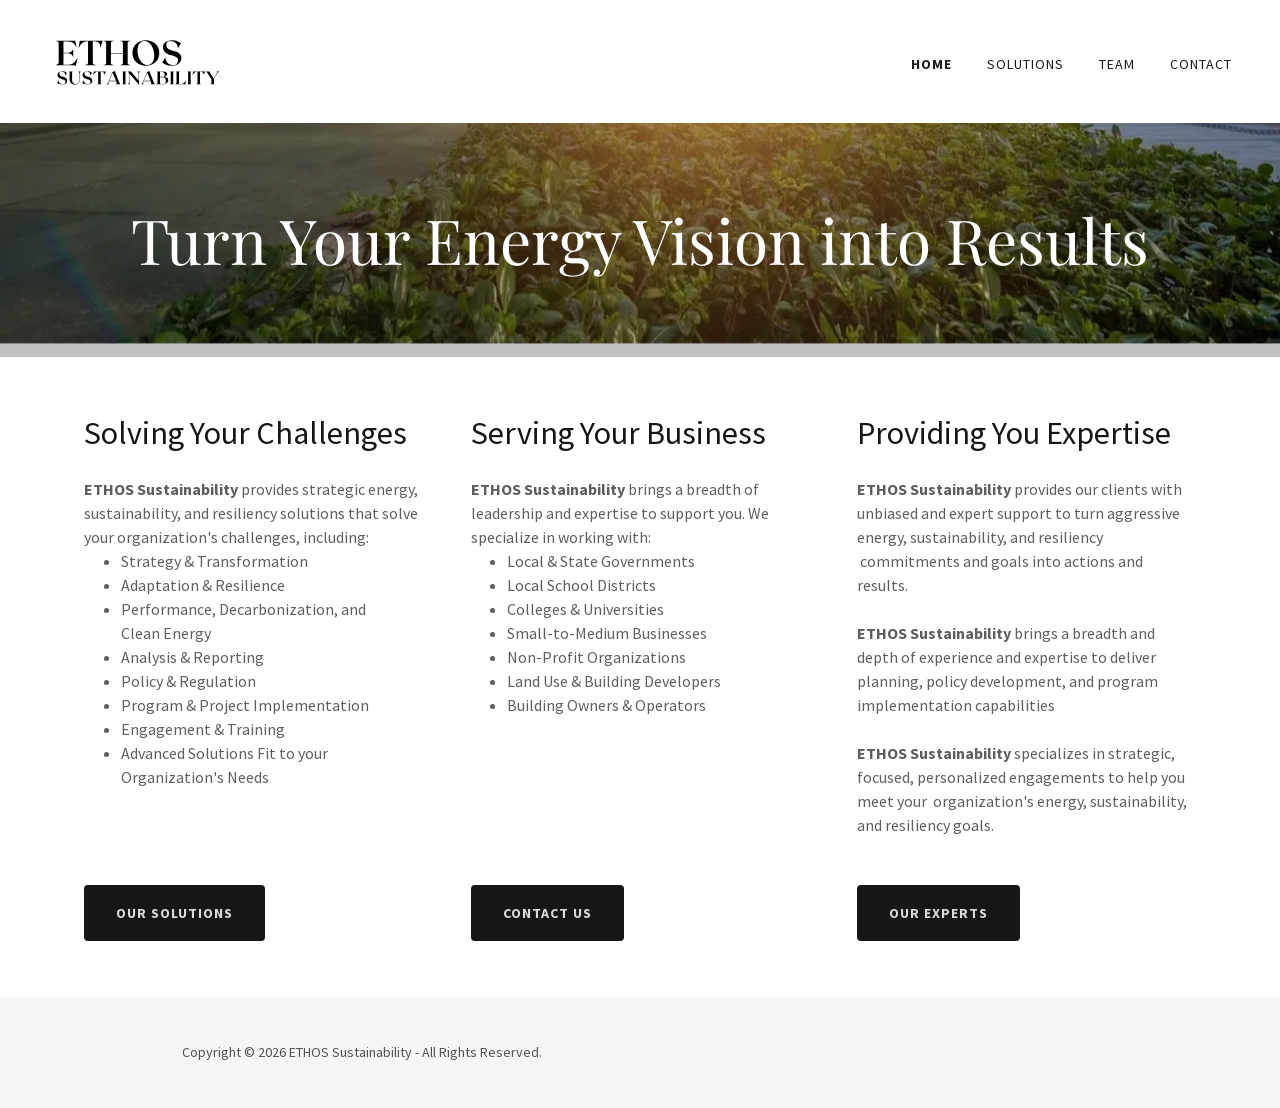
<file: index.html>
<!DOCTYPE html>
<html lang="en-US">
<head>
  <meta charset="utf-8">
  <meta http-equiv="X-UA-Compatible" content="IE=edge">
  <meta name="viewport" content="width=device-width, initial-scale=1">
  <title>ETHOS Sustainability</title>
  <meta name="description" content="ETHOS Sustainability offers strategic energy solutions, clean energy consulting, and resilience strategies for organizations aiming for energy sustainability.">
  <meta name="author" content="ETHOS Sustainability">
  <link rel="canonical" href="https://ethossustainability.com/">
  <meta property="og:url" content="https://ethossustainability.com/">
  <meta property="og:site_name" content="ETHOS Sustainability">
  <meta property="og:title" content="ETHOS Sustainability">
  <meta property="og:description" content="ETHOS Sustainability offers strategic energy solutions, clean energy consulting, and resilience strategies for organizations aiming for energy sustainability.">
  <meta property="og:type" content="website">
  <meta property="og:image" content="https://ethossustainability.com/assets/img/social-share.png">
  <meta property="og:image:width" content="1200">
  <meta property="og:image:height" content="630">
  <meta property="og:image:alt" content="ETHOS Sustainability">
  <meta property="og:locale" content="en_US">
  <meta name="twitter:card" content="summary_large_image">
  <meta name="twitter:title" content="ETHOS Sustainability">
  <meta name="twitter:description" content="ETHOS Sustainability offers strategic energy solutions, clean energy consulting, and resilience strategies for organizations aiming for energy sustainability.">
  <meta name="twitter:image" content="https://ethossustainability.com/assets/img/social-share.png">
  <meta name="twitter:image:alt" content="ETHOS Sustainability">
  <meta name="theme-color" content="#ffffff">
  <link rel="icon" type="image/jpeg" sizes="64x64" href="assets/img/favicon-64.jpg">
  <link rel="icon" type="image/jpeg" sizes="32x32" href="assets/img/favicon-32.jpg">
  <link rel="icon" type="image/jpeg" sizes="16x16" href="assets/img/favicon-16.jpg">
  <link rel="apple-touch-icon" sizes="180x180" href="assets/img/apple-touch-icon.jpg">
  <link rel="preload" href="assets/fonts/source-sans-pro-latin-400-normal.woff2" as="font" type="font/woff2" crossorigin>
  <link rel="preload" href="assets/fonts/playfair-display-latin-400-normal.woff2" as="font" type="font/woff2" crossorigin>
  <link rel="stylesheet" href="assets/css/fonts.css">
  <link rel="stylesheet" href="assets/css/site.css">
</head>
<body>
  <header class="site-header">
    <div class="site-header__inner">
      <a class="site-header__logo" href="./">
        <img src="assets/img/logo.svg" alt="ETHOS Sustainability" width="188" height="75">
      </a>
      <nav class="site-nav" aria-label="Main">
        <ul>
          <li><a href="./" aria-current="page">Home</a></li>
          <li><a href="solutions.html">Solutions</a></li>
          <li><a href="team.html">Team</a></li>
          <li><a href="contact.html">Contact</a></li>
        </ul>
      </nav>
      <button class="menu-toggle" type="button" aria-label="Open menu" aria-controls="drawer" aria-expanded="false" data-menu-open><svg viewBox="0 0 24 24" fill="currentColor" aria-hidden="true"><path fill-rule="evenodd" d="M19 8H5a1 1 0 1 1 0-2h14a1 1 0 0 1 0 2zm0 5.097H5a1 1 0 1 1 0-2h14a1 1 0 1 1 0 2zm0 5.25H5a1 1 0 1 1 0-2h14a1 1 0 1 1 0 2z"></path></svg></button>
    </div>
    <div class="drawer" id="drawer" aria-hidden="true">
      <button class="drawer__close" type="button" aria-label="Close menu" data-menu-close><svg viewBox="0 0 24 24" fill="currentColor" aria-hidden="true"><path fill-rule="evenodd" d="M19.245 4.313a1.065 1.065 0 0 0-1.508 0L11.78 10.27 5.82 4.313A1.065 1.065 0 1 0 4.312 5.82l5.958 5.958-5.958 5.959a1.067 1.067 0 0 0 1.508 1.508l5.959-5.958 5.958 5.958a1.065 1.065 0 1 0 1.508-1.508l-5.958-5.959 5.958-5.958a1.065 1.065 0 0 0 0-1.508"></path></svg></button>
      <nav aria-label="Mobile">
        <ul>
          <li><a href="./" aria-current="page">Home</a></li>
          <li><a href="solutions.html">Solutions</a></li>
          <li><a href="team.html">Team</a></li>
          <li><a href="contact.html">Contact</a></li>
        </ul>
      </nav>
    </div>
  </header>

  <main>
    <div class="hero">
      <section class="section">
        <div class="container">
          <div class="hero__inner">
            <h1 class="hero__title">Turn Your Energy Vision into Results</h1>
          </div>
        </div>
      </section>
    </div>

    <section class="section">
      <div class="container">
        <div class="row">
          <div class="col col-2up col-3up">
            <h4 class="intro-head">Solving Your Challenges</h4>
            <div class="rich">
              <p><strong>ETHOS Sustainability</strong> provides strategic energy, sustainability, and resiliency solutions that solve your organization's challenges, including:</p>
              <ul>
                <li>Strategy &amp; Transformation</li>
                <li>Adaptation &amp; Resilience</li>
                <li>Performance, Decarbonization, and Clean Energy</li>
                <li>Analysis &amp; Reporting</li>
                <li>Policy &amp; Regulation</li>
                <li>Program &amp; Project Implementation</li>
                <li>Engagement &amp; Training</li>
                <li>Advanced Solutions Fit to your Organization's Needs</li>
              </ul>
              <p class="list-gap"></p>
            </div>
          </div>
          <div class="col col-2up col-3up">
            <h4 class="intro-head">Serving Your Business</h4>
            <div class="rich">
              <p><strong>ETHOS Sustainability</strong> brings a breadth of leadership and expertise to support you. We specialize in working with:</p>
              <ul>
                <li>Local &amp; State Governments</li>
                <li>Local School Districts</li>
                <li>Colleges &amp; Universities</li>
                <li>Small-to-Medium Businesses</li>
                <li>Non-Profit Organizations</li>
                <li>Land Use &amp; Building Developers</li>
                <li>Building Owners &amp; Operators</li>
              </ul>
              <p class="list-gap"></p>
            </div>
          </div>
          <div class="col col-2up col-3up">
            <h4 class="intro-head">Providing You Expertise</h4>
            <div class="rich">
              <p><strong>ETHOS Sustainability</strong> provides our clients with unbiased and expert support to turn aggressive energy, sustainability, and resiliency &nbsp;commitments and goals into actions and results.</p>
              <p><br></p>
              <p><strong>ETHOS Sustainability</strong> brings a breadth and depth of experience and expertise to deliver planning, policy development, and program implementation capabilities&nbsp;</p>
              <p><br></p>
              <p><strong>ETHOS Sustainability</strong> specializes in strategic, focused, personalized engagements to help you meet your &nbsp;organization's energy, sustainability, and resiliency goals.</p>
            </div>
          </div>
          <div class="col col-2up col-3up"><a class="btn" href="solutions.html">Our Solutions</a></div>
          <div class="col col-2up col-3up"><a class="btn" href="contact.html">Contact Us</a></div>
          <div class="col col-2up col-3up"><a class="btn" href="team.html">Our Experts</a></div>
        </div>
      </div>
    </section>
  </main>

  <footer class="site-footer">
    <div class="container">
      <div class="site-footer__row">
        <div>
          <p class="site-footer__copy">Copyright © 2026 ETHOS Sustainability - All Rights Reserved.</p>
        </div>
        <div></div>
      </div>
    </div>
  </footer>

  <script src="assets/js/site.js" defer></script>
</body>
</html>
</file>
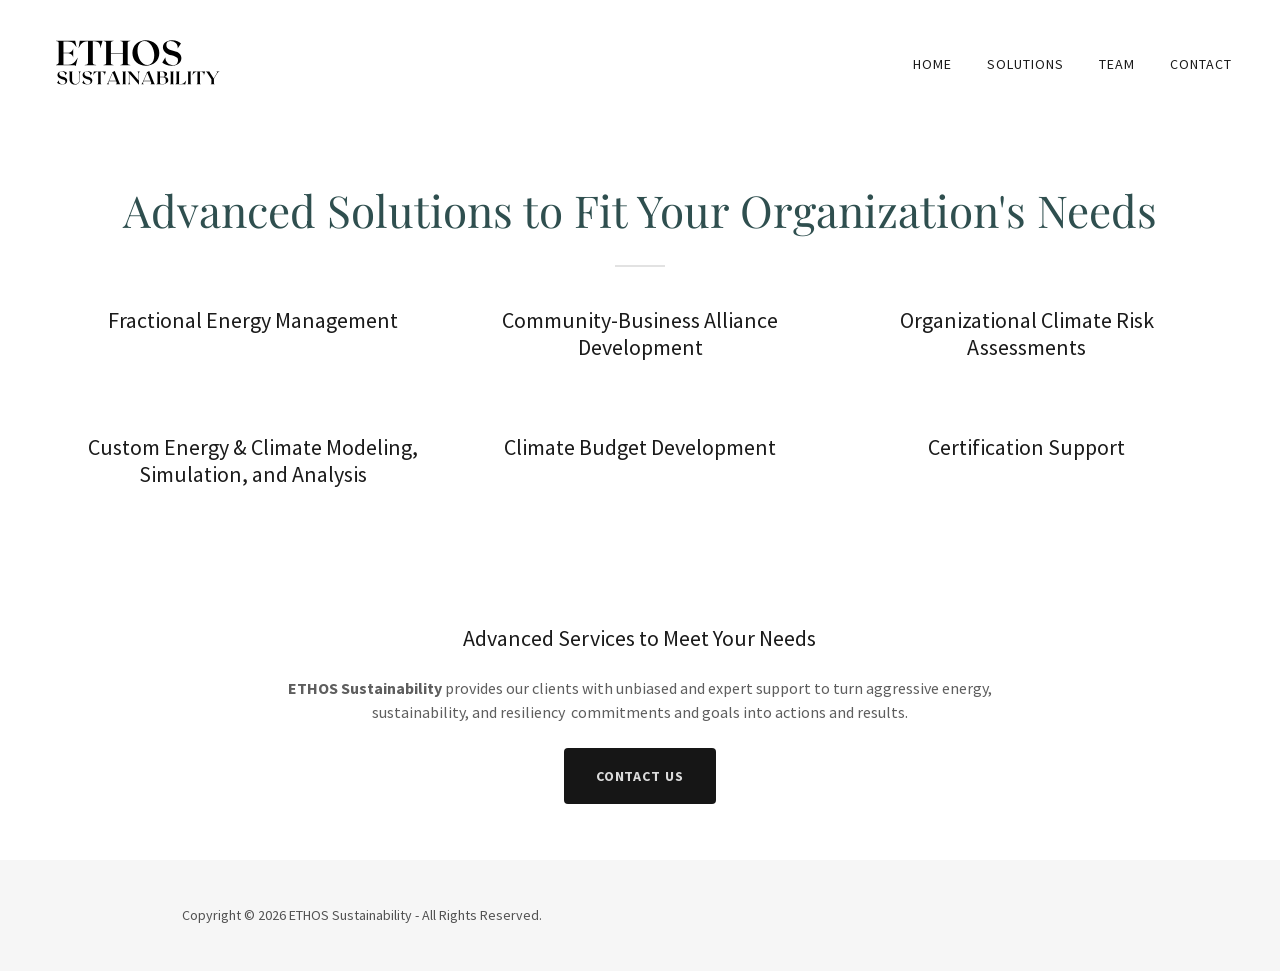
<file: advanced.html>
<!DOCTYPE html>
<html lang="en-US">
<head>
  <meta charset="utf-8">
  <meta http-equiv="X-UA-Compatible" content="IE=edge">
  <meta name="viewport" content="width=device-width, initial-scale=1">
  <title>Advanced</title>
  <meta name="description" content="Explore advanced sustainability solutions including climate risk assessments, custom energy modeling, and energy management for effective impact.">
  <meta name="author" content="ETHOS Sustainability">
  <link rel="canonical" href="https://ethossustainability.com/advanced.html">
  <meta property="og:url" content="https://ethossustainability.com/advanced.html">
  <meta property="og:site_name" content="ETHOS Sustainability">
  <meta property="og:title" content="Advanced">
  <meta property="og:description" content="Explore advanced sustainability solutions including climate risk assessments, custom energy modeling, and energy management for effective impact.">
  <meta property="og:type" content="website">
  <meta property="og:image" content="https://ethossustainability.com/assets/img/social-share.png">
  <meta property="og:image:width" content="1200">
  <meta property="og:image:height" content="630">
  <meta property="og:image:alt" content="ETHOS Sustainability">
  <meta property="og:locale" content="en_US">
  <meta name="twitter:card" content="summary_large_image">
  <meta name="twitter:title" content="Advanced">
  <meta name="twitter:description" content="Explore advanced sustainability solutions including climate risk assessments, custom energy modeling, and energy management for effective impact.">
  <meta name="twitter:image" content="https://ethossustainability.com/assets/img/social-share.png">
  <meta name="twitter:image:alt" content="ETHOS Sustainability">
  <meta name="theme-color" content="#ffffff">
  <link rel="icon" type="image/jpeg" sizes="64x64" href="assets/img/favicon-64.jpg">
  <link rel="icon" type="image/jpeg" sizes="32x32" href="assets/img/favicon-32.jpg">
  <link rel="icon" type="image/jpeg" sizes="16x16" href="assets/img/favicon-16.jpg">
  <link rel="apple-touch-icon" sizes="180x180" href="assets/img/apple-touch-icon.jpg">
  <link rel="preload" href="assets/fonts/source-sans-pro-latin-400-normal.woff2" as="font" type="font/woff2" crossorigin>
  <link rel="preload" href="assets/fonts/playfair-display-latin-400-normal.woff2" as="font" type="font/woff2" crossorigin>
  <link rel="stylesheet" href="assets/css/fonts.css">
  <link rel="stylesheet" href="assets/css/site.css">
</head>
<body>
  <header class="site-header">
    <div class="site-header__inner">
      <a class="site-header__logo" href="./">
        <img src="assets/img/logo.svg" alt="ETHOS Sustainability" width="188" height="75">
      </a>
      <nav class="site-nav" aria-label="Main">
        <ul>
          <li><a href="./">Home</a></li>
          <li><a href="solutions.html">Solutions</a></li>
          <li><a href="team.html">Team</a></li>
          <li><a href="contact.html">Contact</a></li>
        </ul>
      </nav>
      <button class="menu-toggle" type="button" aria-label="Open menu" aria-controls="drawer" aria-expanded="false" data-menu-open><svg viewBox="0 0 24 24" fill="currentColor" aria-hidden="true"><path fill-rule="evenodd" d="M19 8H5a1 1 0 1 1 0-2h14a1 1 0 0 1 0 2zm0 5.097H5a1 1 0 1 1 0-2h14a1 1 0 1 1 0 2zm0 5.25H5a1 1 0 1 1 0-2h14a1 1 0 1 1 0 2z"></path></svg></button>
    </div>
    <div class="drawer" id="drawer" aria-hidden="true">
      <button class="drawer__close" type="button" aria-label="Close menu" data-menu-close><svg viewBox="0 0 24 24" fill="currentColor" aria-hidden="true"><path fill-rule="evenodd" d="M19.245 4.313a1.065 1.065 0 0 0-1.508 0L11.78 10.27 5.82 4.313A1.065 1.065 0 1 0 4.312 5.82l5.958 5.958-5.958 5.959a1.067 1.067 0 0 0 1.508 1.508l5.959-5.958 5.958 5.958a1.065 1.065 0 1 0 1.508-1.508l-5.958-5.959 5.958-5.958a1.065 1.065 0 0 0 0-1.508"></path></svg></button>
      <nav aria-label="Mobile">
        <ul>
          <li><a href="./">Home</a></li>
          <li><a href="solutions.html">Solutions</a></li>
          <li><a href="team.html">Team</a></li>
          <li><a href="contact.html">Contact</a></li>
        </ul>
      </nav>
    </div>
  </header>

  <main>
    <section class="section">
      <div class="container">
        <h1 class="page-title">Advanced Solutions to Fit Your Organization's Needs<span class="page-title__rule"><hr aria-hidden="true"></span></h1>
        <div class="row row--center">
          <div class="col col-2up col-3up">
            <div class="service">
              <h4 class="item-head">Fractional Energy Management</h4>
            </div>
          </div>
          <div class="col col-2up col-3up">
            <div class="service">
              <h4 class="item-head">Community-Business Alliance Development</h4>
            </div>
          </div>
          <div class="col col-2up col-3up">
            <div class="service">
              <h4 class="item-head">Organizational Climate Risk Assessments</h4>
            </div>
          </div>
          <div class="col col-2up col-3up">
            <div class="service">
              <h4 class="item-head">Custom Energy &amp; Climate Modeling, Simulation, and Analysis</h4>
            </div>
          </div>
          <div class="col col-2up col-3up">
            <div class="service">
              <h4 class="item-head">Climate Budget Development</h4>
            </div>
          </div>
          <div class="col col-2up col-3up">
            <div class="service">
              <h4 class="item-head">Certification Support</h4>
            </div>
          </div>
        </div>
      </div>
    </section>

    <section class="section">
      <div class="container">
        <div class="row">
          <div class="col col-narrow">
            <div class="cta">
              <h4 class="item-head">Advanced Services to Meet Your Needs</h4>
              <div class="rich"><p><strong>ETHOS Sustainability</strong> provides our clients with unbiased and expert support to turn aggressive energy, sustainability, and resiliency &nbsp;commitments and goals into actions and results.</p></div>
              <a class="btn" href="contact">Contact Us</a>
            </div>
          </div>
        </div>
      </div>
    </section>
  </main>

  <footer class="site-footer">
    <div class="container">
      <div class="site-footer__row">
        <div>
          <p class="site-footer__copy">Copyright © 2026 ETHOS Sustainability - All Rights Reserved.</p>
        </div>
        <div></div>
      </div>
    </div>
  </footer>

  <script src="assets/js/site.js" defer></script>
</body>
</html>
</file>
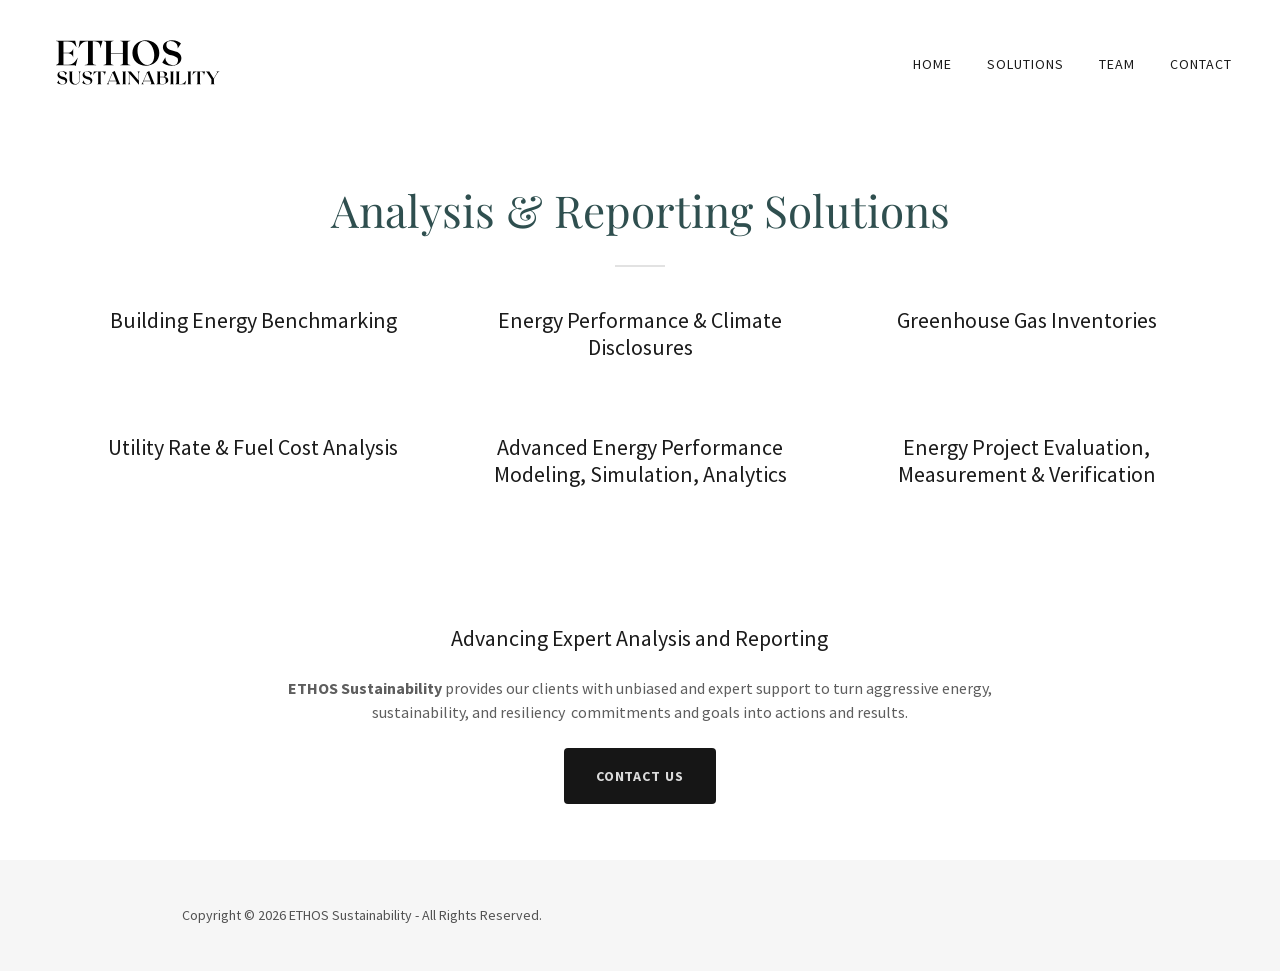
<file: analysisreporting.html>
<!DOCTYPE html>
<html lang="en-US">
<head>
  <meta charset="utf-8">
  <meta http-equiv="X-UA-Compatible" content="IE=edge">
  <meta name="viewport" content="width=device-width, initial-scale=1">
  <title>AnalysisReporting</title>
  <meta name="description" content="Discover energy performance reporting and climate disclosure services tailored for sustainability goals. Get expert energy benchmarking solutions today!">
  <meta name="author" content="ETHOS Sustainability">
  <link rel="canonical" href="https://ethossustainability.com/analysisreporting">
  <meta property="og:url" content="https://ethossustainability.com/analysisreporting">
  <meta property="og:site_name" content="ETHOS Sustainability">
  <meta property="og:title" content="AnalysisReporting">
  <meta property="og:description" content="Discover energy performance reporting and climate disclosure services tailored for sustainability goals. Get expert energy benchmarking solutions today!">
  <meta property="og:type" content="website">
  <meta property="og:image" content="https://ethossustainability.com/assets/img/social-share.png">
  <meta property="og:image:width" content="1200">
  <meta property="og:image:height" content="630">
  <meta property="og:image:alt" content="ETHOS Sustainability">
  <meta property="og:locale" content="en_US">
  <meta name="twitter:card" content="summary_large_image">
  <meta name="twitter:title" content="AnalysisReporting">
  <meta name="twitter:description" content="Discover energy performance reporting and climate disclosure services tailored for sustainability goals. Get expert energy benchmarking solutions today!">
  <meta name="twitter:image" content="https://ethossustainability.com/assets/img/social-share.png">
  <meta name="twitter:image:alt" content="ETHOS Sustainability">
  <meta name="theme-color" content="#ffffff">
  <link rel="icon" type="image/jpeg" sizes="64x64" href="assets/img/favicon-64.jpg">
  <link rel="icon" type="image/jpeg" sizes="32x32" href="assets/img/favicon-32.jpg">
  <link rel="icon" type="image/jpeg" sizes="16x16" href="assets/img/favicon-16.jpg">
  <link rel="apple-touch-icon" sizes="180x180" href="assets/img/apple-touch-icon.jpg">
  <link rel="preload" href="assets/fonts/source-sans-pro-latin-400-normal.woff2" as="font" type="font/woff2" crossorigin>
  <link rel="preload" href="assets/fonts/playfair-display-latin-400-normal.woff2" as="font" type="font/woff2" crossorigin>
  <link rel="stylesheet" href="assets/css/fonts.css">
  <link rel="stylesheet" href="assets/css/site.css">
</head>
<body>
  <header class="site-header">
    <div class="site-header__inner">
      <a class="site-header__logo" href="./">
        <img src="assets/img/logo.svg" alt="ETHOS Sustainability" width="188" height="75">
      </a>
      <nav class="site-nav" aria-label="Main">
        <ul>
          <li><a href="./">Home</a></li>
          <li><a href="solutions.html">Solutions</a></li>
          <li><a href="team.html">Team</a></li>
          <li><a href="contact.html">Contact</a></li>
        </ul>
      </nav>
      <button class="menu-toggle" type="button" aria-label="Open menu" aria-controls="drawer" aria-expanded="false" data-menu-open><svg viewBox="0 0 24 24" fill="currentColor" aria-hidden="true"><path fill-rule="evenodd" d="M19 8H5a1 1 0 1 1 0-2h14a1 1 0 0 1 0 2zm0 5.097H5a1 1 0 1 1 0-2h14a1 1 0 1 1 0 2zm0 5.25H5a1 1 0 1 1 0-2h14a1 1 0 1 1 0 2z"></path></svg></button>
    </div>
    <div class="drawer" id="drawer" aria-hidden="true">
      <button class="drawer__close" type="button" aria-label="Close menu" data-menu-close><svg viewBox="0 0 24 24" fill="currentColor" aria-hidden="true"><path fill-rule="evenodd" d="M19.245 4.313a1.065 1.065 0 0 0-1.508 0L11.78 10.27 5.82 4.313A1.065 1.065 0 1 0 4.312 5.82l5.958 5.958-5.958 5.959a1.067 1.067 0 0 0 1.508 1.508l5.959-5.958 5.958 5.958a1.065 1.065 0 1 0 1.508-1.508l-5.958-5.959 5.958-5.958a1.065 1.065 0 0 0 0-1.508"></path></svg></button>
      <nav aria-label="Mobile">
        <ul>
          <li><a href="./">Home</a></li>
          <li><a href="solutions.html">Solutions</a></li>
          <li><a href="team.html">Team</a></li>
          <li><a href="contact.html">Contact</a></li>
        </ul>
      </nav>
    </div>
  </header>

  <main>
    <section class="section">
      <div class="container">
        <h1 class="page-title">Analysis &amp; Reporting Solutions<span class="page-title__rule"><hr aria-hidden="true"></span></h1>
        <div class="row row--center">
          <div class="col col-2up col-3up">
            <div class="service">
              <h4 class="item-head">Building Energy Benchmarking</h4>
            </div>
          </div>
          <div class="col col-2up col-3up">
            <div class="service">
              <h4 class="item-head">Energy Performance &amp; Climate Disclosures</h4>
            </div>
          </div>
          <div class="col col-2up col-3up">
            <div class="service">
              <h4 class="item-head">Greenhouse Gas Inventories</h4>
            </div>
          </div>
          <div class="col col-2up col-3up">
            <div class="service">
              <h4 class="item-head">Utility Rate &amp; Fuel Cost Analysis</h4>
            </div>
          </div>
          <div class="col col-2up col-3up">
            <div class="service">
              <h4 class="item-head">Advanced Energy Performance Modeling, Simulation, Analytics</h4>
            </div>
          </div>
          <div class="col col-2up col-3up">
            <div class="service">
              <h4 class="item-head">Energy Project Evaluation, Measurement &amp; Verification</h4>
            </div>
          </div>
        </div>
      </div>
    </section>

    <section class="section">
      <div class="container">
        <div class="row">
          <div class="col col-narrow">
            <div class="cta">
              <h4 class="item-head">Advancing Expert Analysis and Reporting</h4>
              <div class="rich"><p><strong>ETHOS Sustainability</strong> provides our clients with unbiased and expert support to turn aggressive energy, sustainability, and resiliency &nbsp;commitments and goals into actions and results.</p></div>
              <a class="btn" href="contact">Contact Us</a>
            </div>
          </div>
        </div>
      </div>
    </section>
  </main>

  <footer class="site-footer">
    <div class="container">
      <div class="site-footer__row">
        <div>
          <p class="site-footer__copy">Copyright © 2026 ETHOS Sustainability - All Rights Reserved.</p>
        </div>
        <div></div>
      </div>
    </div>
  </footer>

  <script src="assets/js/site.js" defer></script>
</body>
</html>
</file>
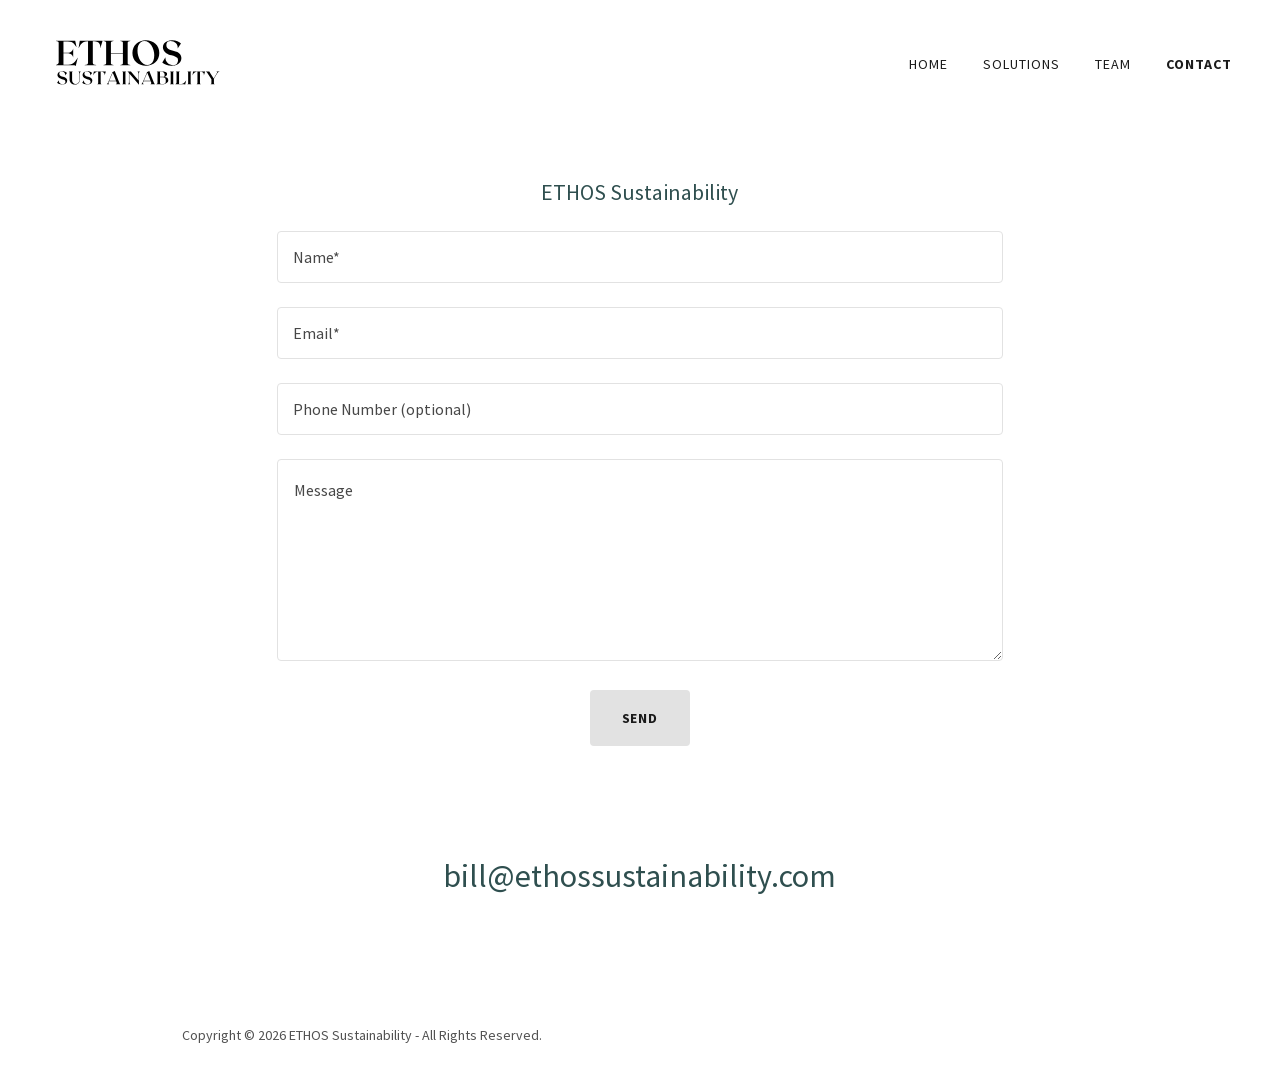
<file: contact.html>
<!DOCTYPE html>
<html lang="en-US">
<head>
  <meta charset="utf-8">
  <meta http-equiv="X-UA-Compatible" content="IE=edge">
  <meta name="viewport" content="width=device-width, initial-scale=1">
  <title>Sustainable Contact Form | ETHOS Sustainability</title>
  <meta name="description" content="Contact ETHOS Sustainability through our sustainable contact form for flexible sustainable solutions. Let&#39;s make a change together!">
  <meta name="author" content="ETHOS Sustainability">
  <link rel="canonical" href="https://ethossustainability.com/contact">
  <meta property="og:url" content="https://ethossustainability.com/contact">
  <meta property="og:site_name" content="ETHOS Sustainability">
  <meta property="og:title" content="Sustainable Contact Form | ETHOS Sustainability">
  <meta property="og:description" content="Contact ETHOS Sustainability through our sustainable contact form for flexible sustainable solutions. Let&#39;s make a change together!">
  <meta property="og:type" content="website">
  <meta property="og:image" content="https://ethossustainability.com/assets/img/social-share.png">
  <meta property="og:image:width" content="1200">
  <meta property="og:image:height" content="630">
  <meta property="og:image:alt" content="ETHOS Sustainability">
  <meta property="og:locale" content="en_US">
  <meta name="twitter:card" content="summary_large_image">
  <meta name="twitter:title" content="Sustainable Contact Form | ETHOS Sustainability">
  <meta name="twitter:description" content="Contact ETHOS Sustainability through our sustainable contact form for flexible sustainable solutions. Let&#39;s make a change together!">
  <meta name="twitter:image" content="https://ethossustainability.com/assets/img/social-share.png">
  <meta name="twitter:image:alt" content="ETHOS Sustainability">
  <meta name="theme-color" content="#ffffff">
  <link rel="icon" type="image/jpeg" sizes="64x64" href="assets/img/favicon-64.jpg">
  <link rel="icon" type="image/jpeg" sizes="32x32" href="assets/img/favicon-32.jpg">
  <link rel="icon" type="image/jpeg" sizes="16x16" href="assets/img/favicon-16.jpg">
  <link rel="apple-touch-icon" sizes="180x180" href="assets/img/apple-touch-icon.jpg">
  <link rel="preload" href="assets/fonts/source-sans-pro-latin-400-normal.woff2" as="font" type="font/woff2" crossorigin>
  <link rel="preload" href="assets/fonts/playfair-display-latin-400-normal.woff2" as="font" type="font/woff2" crossorigin>
  <link rel="stylesheet" href="assets/css/fonts.css">
  <link rel="stylesheet" href="assets/css/site.css">
</head>
<body>
  <header class="site-header">
    <div class="site-header__inner">
      <a class="site-header__logo" href="./">
        <img src="assets/img/logo.svg" alt="ETHOS Sustainability" width="188" height="75">
      </a>
      <nav class="site-nav" aria-label="Main">
        <ul>
          <li><a href="./">Home</a></li>
          <li><a href="solutions.html">Solutions</a></li>
          <li><a href="team.html">Team</a></li>
          <li><a href="contact.html" aria-current="page">Contact</a></li>
        </ul>
      </nav>
      <button class="menu-toggle" type="button" aria-label="Open menu" aria-controls="drawer" aria-expanded="false" data-menu-open><svg viewBox="0 0 24 24" fill="currentColor" aria-hidden="true"><path fill-rule="evenodd" d="M19 8H5a1 1 0 1 1 0-2h14a1 1 0 0 1 0 2zm0 5.097H5a1 1 0 1 1 0-2h14a1 1 0 1 1 0 2zm0 5.25H5a1 1 0 1 1 0-2h14a1 1 0 1 1 0 2z"></path></svg></button>
    </div>
    <div class="drawer" id="drawer" aria-hidden="true">
      <button class="drawer__close" type="button" aria-label="Close menu" data-menu-close><svg viewBox="0 0 24 24" fill="currentColor" aria-hidden="true"><path fill-rule="evenodd" d="M19.245 4.313a1.065 1.065 0 0 0-1.508 0L11.78 10.27 5.82 4.313A1.065 1.065 0 1 0 4.312 5.82l5.958 5.958-5.958 5.959a1.067 1.067 0 0 0 1.508 1.508l5.959-5.958 5.958 5.958a1.065 1.065 0 1 0 1.508-1.508l-5.958-5.959 5.958-5.958a1.065 1.065 0 0 0 0-1.508"></path></svg></button>
      <nav aria-label="Mobile">
        <ul>
          <li><a href="./">Home</a></li>
          <li><a href="solutions.html">Solutions</a></li>
          <li><a href="team.html">Team</a></li>
          <li><a href="contact.html" aria-current="page">Contact</a></li>
        </ul>
      </nav>
    </div>
  </header>

  <main>
    <section class="section">
      <div class="container">
        <div class="row">
          <div class="col col-narrow">
            <form id="contact-form" novalidate>
              <h1 class="form-title">ETHOS Sustainability</h1>
              <div class="field">
                <input type="text" id="cf-name" name="name" placeholder=" " required autocomplete="name">
                <label for="cf-name">Name*</label>
              </div>
              <div class="field">
                <input type="email" id="cf-email" name="email" placeholder=" " required autocomplete="email">
                <label for="cf-email">Email*</label>
              </div>
              <div class="field">
                <input type="tel" id="cf-phone" name="phone" placeholder=" " autocomplete="tel">
                <label for="cf-phone">Phone Number (optional)</label>
              </div>
              <div class="field field--textarea">
                <label class="visually-hidden" for="cf-message">Message</label>
                <textarea id="cf-message" name="message" placeholder="Message"></textarea>
              </div>
              <div class="form-actions">
                <button class="btn btn--light" type="submit">Send</button>
              </div>
            </form>
          </div>
        </div>
        <div class="row contact-info">
          <div class="col col-narrow">
            <p><a href="mailto:bill@ethossustainability.com">bill@ethossustainability.com</a></p>
          </div>
        </div>
      </div>
    </section>
  </main>

  <footer class="site-footer site-footer--white">
    <div class="container">
      <div class="site-footer__row">
        <div>
          <p class="site-footer__copy">Copyright © 2026 ETHOS Sustainability - All Rights Reserved.</p>
        </div>
        <div></div>
      </div>
    </div>
  </footer>

  <script src="assets/js/site.js" defer></script>
</body>
</html>
</file>
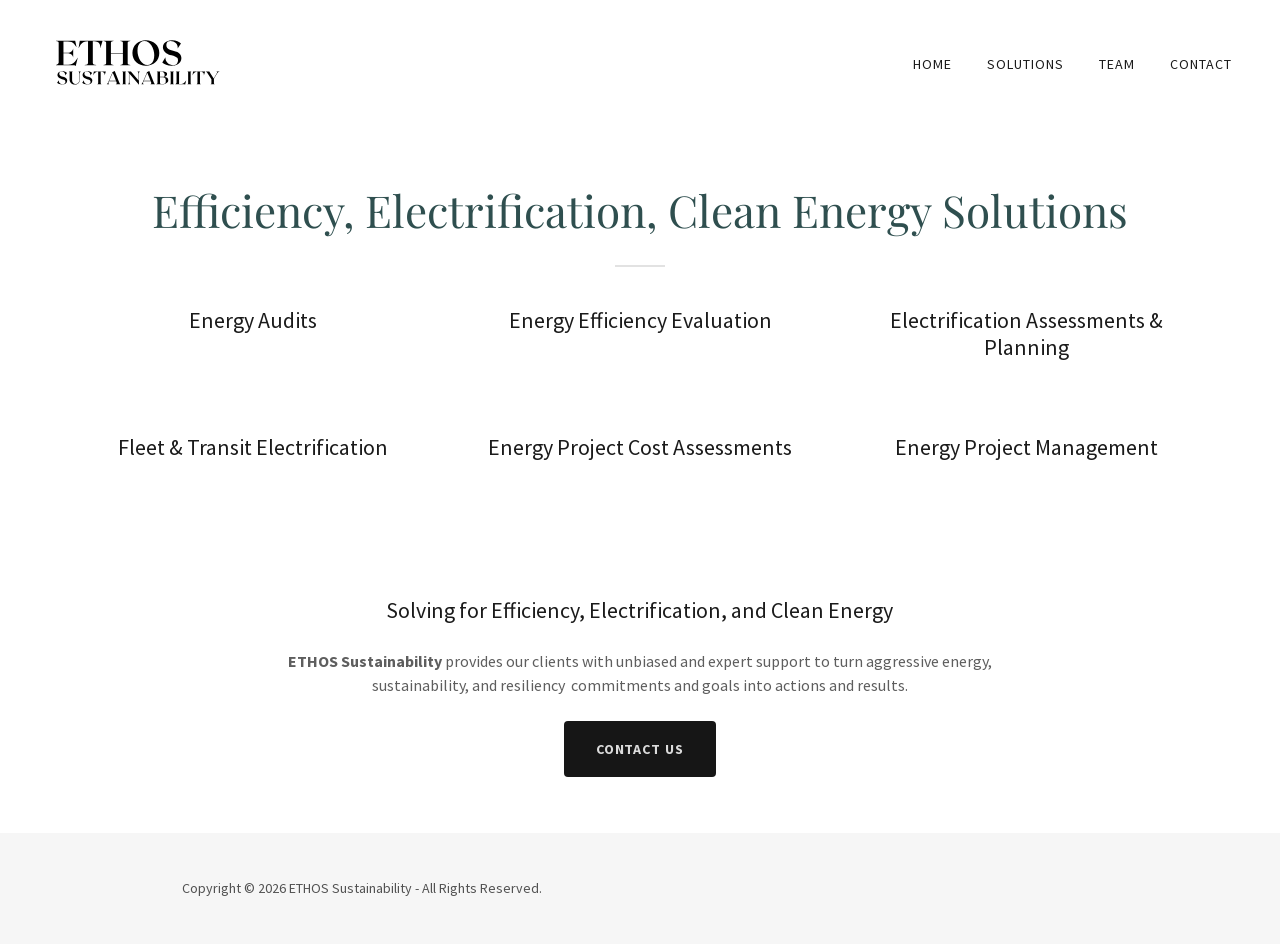
<file: efficiencydecarb.html>
<!DOCTYPE html>
<html lang="en-US">
<head>
  <meta charset="utf-8">
  <meta http-equiv="X-UA-Compatible" content="IE=edge">
  <meta name="viewport" content="width=device-width, initial-scale=1">
  <title>EfficiencyDecarb</title>
  <meta name="description" content="Explore clean energy solutions with ETHOS Sustainability. Our services include electrification assessments, energy efficiency evaluation, and fleet electrification.">
  <meta name="author" content="ETHOS Sustainability">
  <link rel="canonical" href="https://ethossustainability.com/efficiencydecarb">
  <meta property="og:url" content="https://ethossustainability.com/efficiencydecarb">
  <meta property="og:site_name" content="ETHOS Sustainability">
  <meta property="og:title" content="EfficiencyDecarb">
  <meta property="og:description" content="Explore clean energy solutions with ETHOS Sustainability. Our services include electrification assessments, energy efficiency evaluation, and fleet electrification.">
  <meta property="og:type" content="website">
  <meta property="og:image" content="https://ethossustainability.com/assets/img/social-share.png">
  <meta property="og:image:width" content="1200">
  <meta property="og:image:height" content="630">
  <meta property="og:image:alt" content="ETHOS Sustainability">
  <meta property="og:locale" content="en_US">
  <meta name="twitter:card" content="summary_large_image">
  <meta name="twitter:title" content="EfficiencyDecarb">
  <meta name="twitter:description" content="Explore clean energy solutions with ETHOS Sustainability. Our services include electrification assessments, energy efficiency evaluation, and fleet electrification.">
  <meta name="twitter:image" content="https://ethossustainability.com/assets/img/social-share.png">
  <meta name="twitter:image:alt" content="ETHOS Sustainability">
  <meta name="theme-color" content="#ffffff">
  <link rel="icon" type="image/jpeg" sizes="64x64" href="assets/img/favicon-64.jpg">
  <link rel="icon" type="image/jpeg" sizes="32x32" href="assets/img/favicon-32.jpg">
  <link rel="icon" type="image/jpeg" sizes="16x16" href="assets/img/favicon-16.jpg">
  <link rel="apple-touch-icon" sizes="180x180" href="assets/img/apple-touch-icon.jpg">
  <link rel="preload" href="assets/fonts/source-sans-pro-latin-400-normal.woff2" as="font" type="font/woff2" crossorigin>
  <link rel="preload" href="assets/fonts/playfair-display-latin-400-normal.woff2" as="font" type="font/woff2" crossorigin>
  <link rel="stylesheet" href="assets/css/fonts.css">
  <link rel="stylesheet" href="assets/css/site.css">
</head>
<body>
  <header class="site-header">
    <div class="site-header__inner">
      <a class="site-header__logo" href="./">
        <img src="assets/img/logo.svg" alt="ETHOS Sustainability" width="188" height="75">
      </a>
      <nav class="site-nav" aria-label="Main">
        <ul>
          <li><a href="./">Home</a></li>
          <li><a href="solutions.html">Solutions</a></li>
          <li><a href="team.html">Team</a></li>
          <li><a href="contact.html">Contact</a></li>
        </ul>
      </nav>
      <button class="menu-toggle" type="button" aria-label="Open menu" aria-controls="drawer" aria-expanded="false" data-menu-open><svg viewBox="0 0 24 24" fill="currentColor" aria-hidden="true"><path fill-rule="evenodd" d="M19 8H5a1 1 0 1 1 0-2h14a1 1 0 0 1 0 2zm0 5.097H5a1 1 0 1 1 0-2h14a1 1 0 1 1 0 2zm0 5.25H5a1 1 0 1 1 0-2h14a1 1 0 1 1 0 2z"></path></svg></button>
    </div>
    <div class="drawer" id="drawer" aria-hidden="true">
      <button class="drawer__close" type="button" aria-label="Close menu" data-menu-close><svg viewBox="0 0 24 24" fill="currentColor" aria-hidden="true"><path fill-rule="evenodd" d="M19.245 4.313a1.065 1.065 0 0 0-1.508 0L11.78 10.27 5.82 4.313A1.065 1.065 0 1 0 4.312 5.82l5.958 5.958-5.958 5.959a1.067 1.067 0 0 0 1.508 1.508l5.959-5.958 5.958 5.958a1.065 1.065 0 1 0 1.508-1.508l-5.958-5.959 5.958-5.958a1.065 1.065 0 0 0 0-1.508"></path></svg></button>
      <nav aria-label="Mobile">
        <ul>
          <li><a href="./">Home</a></li>
          <li><a href="solutions.html">Solutions</a></li>
          <li><a href="team.html">Team</a></li>
          <li><a href="contact.html">Contact</a></li>
        </ul>
      </nav>
    </div>
  </header>

  <main>
    <section class="section">
      <div class="container">
        <h1 class="page-title">Efficiency, Electrification, Clean Energy Solutions<span class="page-title__rule"><hr aria-hidden="true"></span></h1>
        <div class="row row--center">
          <div class="col col-2up col-3up">
            <div class="service">
              <h4 class="item-head">Energy Audits</h4>
            </div>
          </div>
          <div class="col col-2up col-3up">
            <div class="service">
              <h4 class="item-head">Energy Efficiency Evaluation</h4>
            </div>
          </div>
          <div class="col col-2up col-3up">
            <div class="service">
              <h4 class="item-head">Electrification Assessments &amp; Planning</h4>
            </div>
          </div>
          <div class="col col-2up col-3up">
            <div class="service">
              <h4 class="item-head">Fleet &amp; Transit Electrification</h4>
            </div>
          </div>
          <div class="col col-2up col-3up">
            <div class="service">
              <h4 class="item-head">Energy Project Cost Assessments</h4>
            </div>
          </div>
          <div class="col col-2up col-3up">
            <div class="service">
              <h4 class="item-head">Energy Project Management</h4>
            </div>
          </div>
        </div>
      </div>
    </section>

    <section class="section">
      <div class="container">
        <div class="row">
          <div class="col col-narrow">
            <div class="cta">
              <h4 class="item-head">Solving for Efficiency, Electrification, and Clean Energy</h4>
              <div class="rich"><p><strong>ETHOS Sustainability</strong> provides our clients with unbiased and expert support to turn aggressive energy, sustainability, and resiliency &nbsp;commitments and goals into actions and results.</p></div>
              <a class="btn" href="contact">Contact Us</a>
            </div>
          </div>
        </div>
      </div>
    </section>
  </main>

  <footer class="site-footer">
    <div class="container">
      <div class="site-footer__row">
        <div>
          <p class="site-footer__copy">Copyright © 2026 ETHOS Sustainability - All Rights Reserved.</p>
        </div>
        <div></div>
      </div>
    </div>
  </footer>

  <script src="assets/js/site.js" defer></script>
</body>
</html>
</file>
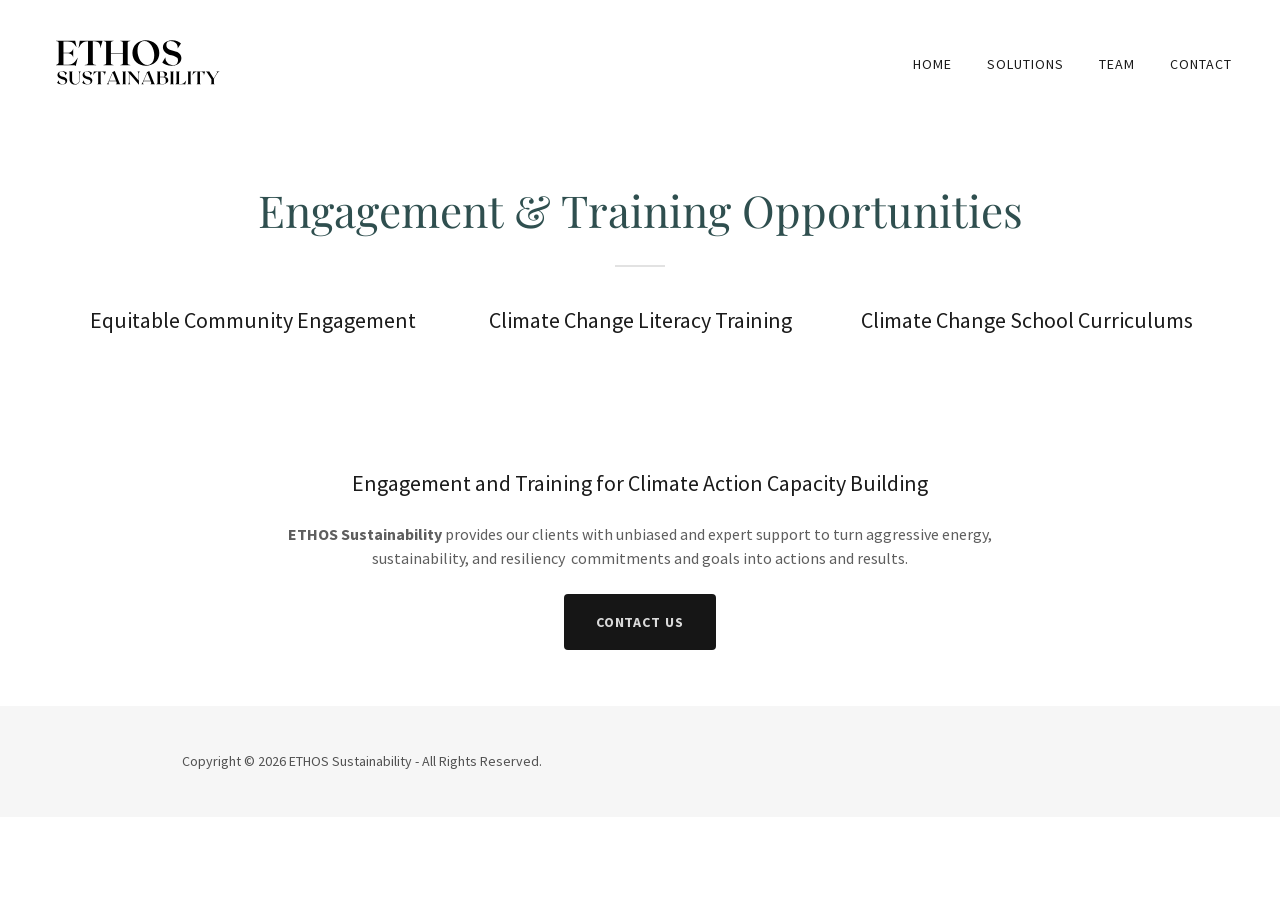
<file: engagement.html>
<!DOCTYPE html>
<html lang="en-US">
<head>
  <meta charset="utf-8">
  <meta http-equiv="X-UA-Compatible" content="IE=edge">
  <meta name="viewport" content="width=device-width, initial-scale=1">
  <title>Engagement</title>
  <meta name="description" content="Learn about climate change literacy training and engagement opportunities focusing on community action and sustainability solutions.">
  <meta name="author" content="ETHOS Sustainability">
  <link rel="canonical" href="https://ethossustainability.com/engagement">
  <meta property="og:url" content="https://ethossustainability.com/engagement">
  <meta property="og:site_name" content="ETHOS Sustainability">
  <meta property="og:title" content="Engagement">
  <meta property="og:description" content="Learn about climate change literacy training and engagement opportunities focusing on community action and sustainability solutions.">
  <meta property="og:type" content="website">
  <meta property="og:image" content="https://ethossustainability.com/assets/img/social-share.png">
  <meta property="og:image:width" content="1200">
  <meta property="og:image:height" content="630">
  <meta property="og:image:alt" content="ETHOS Sustainability">
  <meta property="og:locale" content="en_US">
  <meta name="twitter:card" content="summary_large_image">
  <meta name="twitter:title" content="Engagement">
  <meta name="twitter:description" content="Learn about climate change literacy training and engagement opportunities focusing on community action and sustainability solutions.">
  <meta name="twitter:image" content="https://ethossustainability.com/assets/img/social-share.png">
  <meta name="twitter:image:alt" content="ETHOS Sustainability">
  <meta name="theme-color" content="#ffffff">
  <link rel="icon" type="image/jpeg" sizes="64x64" href="assets/img/favicon-64.jpg">
  <link rel="icon" type="image/jpeg" sizes="32x32" href="assets/img/favicon-32.jpg">
  <link rel="icon" type="image/jpeg" sizes="16x16" href="assets/img/favicon-16.jpg">
  <link rel="apple-touch-icon" sizes="180x180" href="assets/img/apple-touch-icon.jpg">
  <link rel="preload" href="assets/fonts/source-sans-pro-latin-400-normal.woff2" as="font" type="font/woff2" crossorigin>
  <link rel="preload" href="assets/fonts/playfair-display-latin-400-normal.woff2" as="font" type="font/woff2" crossorigin>
  <link rel="stylesheet" href="assets/css/fonts.css">
  <link rel="stylesheet" href="assets/css/site.css">
</head>
<body>
  <header class="site-header">
    <div class="site-header__inner">
      <a class="site-header__logo" href="./">
        <img src="assets/img/logo.svg" alt="ETHOS Sustainability" width="188" height="75">
      </a>
      <nav class="site-nav" aria-label="Main">
        <ul>
          <li><a href="./">Home</a></li>
          <li><a href="solutions">Solutions</a></li>
          <li><a href="team-1">Team</a></li>
          <li><a href="contact">Contact</a></li>
        </ul>
      </nav>
      <button class="menu-toggle" type="button" aria-label="Open menu" aria-controls="drawer" aria-expanded="false" data-menu-open><svg viewBox="0 0 24 24" fill="currentColor" aria-hidden="true"><path fill-rule="evenodd" d="M19 8H5a1 1 0 1 1 0-2h14a1 1 0 0 1 0 2zm0 5.097H5a1 1 0 1 1 0-2h14a1 1 0 1 1 0 2zm0 5.25H5a1 1 0 1 1 0-2h14a1 1 0 1 1 0 2z"></path></svg></button>
    </div>
    <div class="drawer" id="drawer" aria-hidden="true">
      <button class="drawer__close" type="button" aria-label="Close menu" data-menu-close><svg viewBox="0 0 24 24" fill="currentColor" aria-hidden="true"><path fill-rule="evenodd" d="M19.245 4.313a1.065 1.065 0 0 0-1.508 0L11.78 10.27 5.82 4.313A1.065 1.065 0 1 0 4.312 5.82l5.958 5.958-5.958 5.959a1.067 1.067 0 0 0 1.508 1.508l5.959-5.958 5.958 5.958a1.065 1.065 0 1 0 1.508-1.508l-5.958-5.959 5.958-5.958a1.065 1.065 0 0 0 0-1.508"></path></svg></button>
      <nav aria-label="Mobile">
        <ul>
          <li><a href="./">Home</a></li>
          <li><a href="solutions">Solutions</a></li>
          <li><a href="team-1">Team</a></li>
          <li><a href="contact">Contact</a></li>
        </ul>
      </nav>
    </div>
  </header>

  <main>
    <section class="section">
      <div class="container">
        <h1 class="page-title">Engagement &amp; Training Opportunities<span class="page-title__rule"><hr aria-hidden="true"></span></h1>
        <div class="row row--center">
          <div class="col col-2up col-3up">
            <div class="service">
              <h4 class="item-head">Equitable Community Engagement</h4>
            </div>
          </div>
          <div class="col col-2up col-3up">
            <div class="service">
              <h4 class="item-head">Climate Change Literacy Training</h4>
            </div>
          </div>
          <div class="col col-2up col-3up">
            <div class="service">
              <h4 class="item-head">Climate Change School Curriculums</h4>
            </div>
          </div>
        </div>
      </div>
    </section>

    <section class="section">
      <div class="container">
        <div class="row">
          <div class="col col-narrow">
            <div class="cta">
              <h4 class="item-head">Engagement and Training for Climate Action Capacity Building</h4>
              <div class="rich"><p><strong>ETHOS Sustainability</strong> provides our clients with unbiased and expert support to turn aggressive energy, sustainability, and resiliency &nbsp;commitments and goals into actions and results.</p></div>
              <a class="btn" href="contact">Contact Us</a>
            </div>
          </div>
        </div>
      </div>
    </section>
  </main>

  <footer class="site-footer">
    <div class="container">
      <div class="site-footer__row">
        <div>
          <p class="site-footer__copy">Copyright © 2026 ETHOS Sustainability - All Rights Reserved.</p>
        </div>
        <div></div>
      </div>
    </div>
  </footer>

  <script src="assets/js/site.js" defer></script>
</body>
</html>
</file>
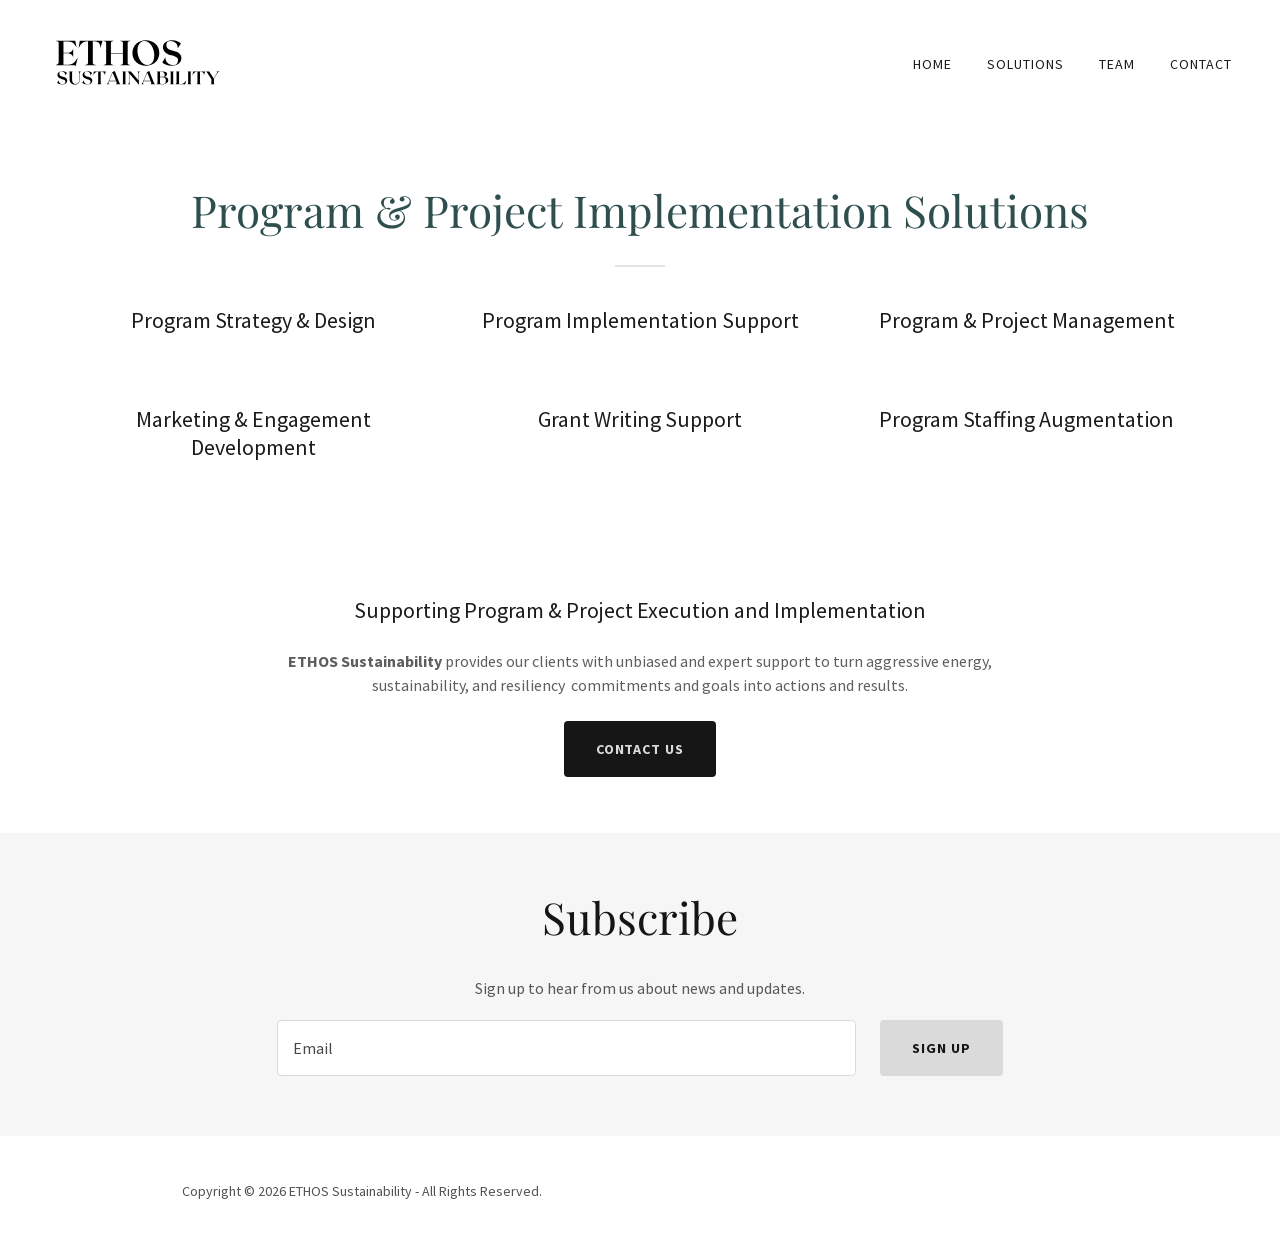
<file: implementation.html>
<!DOCTYPE html>
<html lang="en-US">
<head>
  <meta charset="utf-8">
  <meta http-equiv="X-UA-Compatible" content="IE=edge">
  <meta name="viewport" content="width=device-width, initial-scale=1">
  <title>Implementation</title>
  <meta name="description" content="ETHOS Sustainability offers strategic energy solutions, clean energy consulting, and resilience strategies for organizations aiming for energy sustainability.">
  <meta name="author" content="ETHOS Sustainability">
  <link rel="canonical" href="https://ethossustainability.com/implementation">
  <meta property="og:url" content="https://ethossustainability.com/implementation">
  <meta property="og:site_name" content="ETHOS Sustainability">
  <meta property="og:title" content="Implementation">
  <meta property="og:description" content="ETHOS Sustainability offers strategic energy solutions, clean energy consulting, and resilience strategies for organizations aiming for energy sustainability.">
  <meta property="og:type" content="website">
  <meta property="og:image" content="https://ethossustainability.com/assets/img/social-share.png">
  <meta property="og:image:width" content="1200">
  <meta property="og:image:height" content="630">
  <meta property="og:image:alt" content="ETHOS Sustainability">
  <meta property="og:locale" content="en_US">
  <meta name="twitter:card" content="summary_large_image">
  <meta name="twitter:title" content="Implementation">
  <meta name="twitter:description" content="ETHOS Sustainability offers strategic energy solutions, clean energy consulting, and resilience strategies for organizations aiming for energy sustainability.">
  <meta name="twitter:image" content="https://ethossustainability.com/assets/img/social-share.png">
  <meta name="twitter:image:alt" content="ETHOS Sustainability">
  <meta name="theme-color" content="#ffffff">
  <link rel="icon" type="image/jpeg" sizes="64x64" href="assets/img/favicon-64.jpg">
  <link rel="icon" type="image/jpeg" sizes="32x32" href="assets/img/favicon-32.jpg">
  <link rel="icon" type="image/jpeg" sizes="16x16" href="assets/img/favicon-16.jpg">
  <link rel="apple-touch-icon" sizes="180x180" href="assets/img/apple-touch-icon.jpg">
  <link rel="preload" href="assets/fonts/source-sans-pro-latin-400-normal.woff2" as="font" type="font/woff2" crossorigin>
  <link rel="preload" href="assets/fonts/playfair-display-latin-400-normal.woff2" as="font" type="font/woff2" crossorigin>
  <link rel="stylesheet" href="assets/css/fonts.css">
  <link rel="stylesheet" href="assets/css/site.css">
</head>
<body>
  <header class="site-header">
    <div class="site-header__inner">
      <a class="site-header__logo" href="./">
        <img src="assets/img/logo.svg" alt="ETHOS Sustainability" width="188" height="75">
      </a>
      <nav class="site-nav" aria-label="Main">
        <ul>
          <li><a href="./">Home</a></li>
          <li><a href="solutions.html">Solutions</a></li>
          <li><a href="team.html">Team</a></li>
          <li><a href="contact'html">Contact</a></li>
        </ul>
      </nav>
      <button class="menu-toggle" type="button" aria-label="Open menu" aria-controls="drawer" aria-expanded="false" data-menu-open><svg viewBox="0 0 24 24" fill="currentColor" aria-hidden="true"><path fill-rule="evenodd" d="M19 8H5a1 1 0 1 1 0-2h14a1 1 0 0 1 0 2zm0 5.097H5a1 1 0 1 1 0-2h14a1 1 0 1 1 0 2zm0 5.25H5a1 1 0 1 1 0-2h14a1 1 0 1 1 0 2z"></path></svg></button>
    </div>
    <div class="drawer" id="drawer" aria-hidden="true">
      <button class="drawer__close" type="button" aria-label="Close menu" data-menu-close><svg viewBox="0 0 24 24" fill="currentColor" aria-hidden="true"><path fill-rule="evenodd" d="M19.245 4.313a1.065 1.065 0 0 0-1.508 0L11.78 10.27 5.82 4.313A1.065 1.065 0 1 0 4.312 5.82l5.958 5.958-5.958 5.959a1.067 1.067 0 0 0 1.508 1.508l5.959-5.958 5.958 5.958a1.065 1.065 0 1 0 1.508-1.508l-5.958-5.959 5.958-5.958a1.065 1.065 0 0 0 0-1.508"></path></svg></button>
      <nav aria-label="Mobile">
        <ul>
          <li><a href="./">Home</a></li>
          <li><a href="solutions'html">Solutions</a></li>
          <li><a href="team.html">Team</a></li>
          <li><a href="contact.html">Contact</a></li>
        </ul>
      </nav>
    </div>
  </header>

  <main>
    <section class="section">
      <div class="container">
        <h1 class="page-title">Program &amp; Project Implementation Solutions<span class="page-title__rule"><hr aria-hidden="true"></span></h1>
        <div class="row row--center">
          <div class="col col-2up col-3up">
            <div class="service">
              <h4 class="item-head">Program Strategy &amp; Design</h4>
            </div>
          </div>
          <div class="col col-2up col-3up">
            <div class="service">
              <h4 class="item-head">Program Implementation Support</h4>
            </div>
          </div>
          <div class="col col-2up col-3up">
            <div class="service">
              <h4 class="item-head">Program &amp; Project Management</h4>
            </div>
          </div>
          <div class="col col-2up col-3up">
            <div class="service">
              <h4 class="item-head">Marketing &amp; Engagement Development</h4>
            </div>
          </div>
          <div class="col col-2up col-3up">
            <div class="service">
              <h4 class="item-head">Grant Writing Support</h4>
            </div>
          </div>
          <div class="col col-2up col-3up">
            <div class="service">
              <h4 class="item-head">Program Staffing Augmentation</h4>
            </div>
          </div>
        </div>
      </div>
    </section>

    <section class="section">
      <div class="container">
        <div class="row">
          <div class="col col-narrow">
            <div class="cta">
              <h4 class="item-head">Supporting Program &amp; Project Execution and Implementation</h4>
              <div class="rich"><p><strong>ETHOS Sustainability</strong> provides our clients with unbiased and expert support to turn aggressive energy, sustainability, and resiliency &nbsp;commitments and goals into actions and results.</p></div>
              <a class="btn" href="contact">Contact Us</a>
            </div>
          </div>
        </div>
      </div>
    </section>

    <section class="section section--grey">
      <div class="container">
        <h2 class="subscribe__title">Subscribe</h2>
        <div class="row">
          <div class="col col-narrow">
            <p class="subscribe__desc">Sign up to hear from us about news and updates.</p>
            <form class="subscribe__form" id="subscribe-form" novalidate>
              <div class="field field--subscribe">
                <input type="email" id="subscribe-email" name="email" placeholder=" " required autocomplete="email">
                <label for="subscribe-email">Email</label>
              </div>
              <button class="btn" type="submit">Sign up</button>
            </form>
          </div>
        </div>
      </div>
    </section>
  </main>

  <footer class="site-footer site-footer--white">
    <div class="container">
      <div class="site-footer__row">
        <div>
          <p class="site-footer__copy">Copyright © 2026 ETHOS Sustainability - All Rights Reserved.</p>
        </div>
        <div></div>
      </div>
    </div>
  </footer>

  <script src="assets/js/site.js" defer></script>
</body>
</html>
</file>
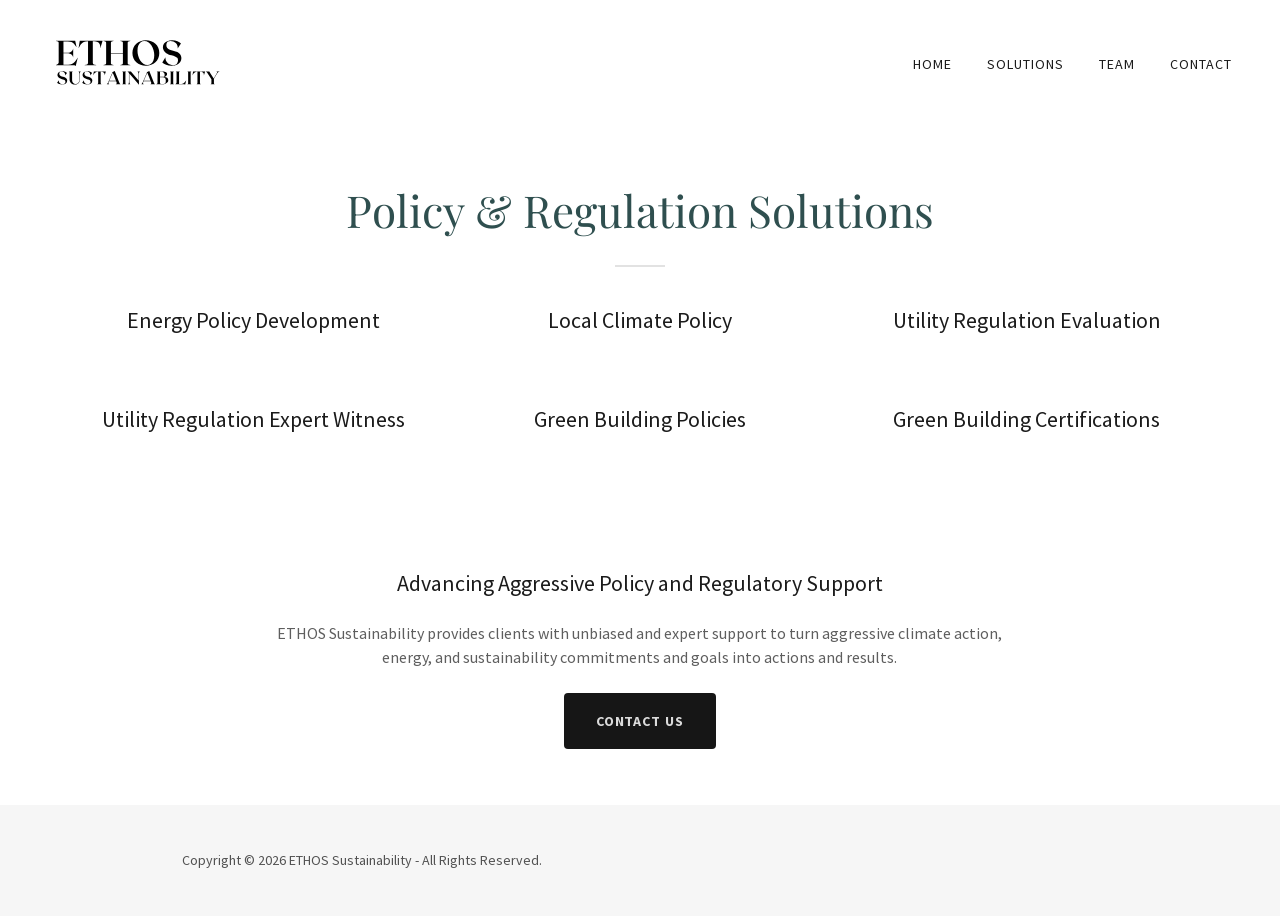
<file: policyregulation.html>
<!DOCTYPE html>
<html lang="en-US">
<head>
  <meta charset="utf-8">
  <meta http-equiv="X-UA-Compatible" content="IE=edge">
  <meta name="viewport" content="width=device-width, initial-scale=1">
  <title>PolicyRegulation</title>
  <meta name="description" content="Discover expert Policy Regulation Solutions for energy policy development and green building certifications. Join us for sustainability insights!">
  <meta name="author" content="ETHOS Sustainability">
  <link rel="canonical" href="https://ethossustainability.com/policyregulation">
  <meta property="og:url" content="https://ethossustainability.com/policyregulation">
  <meta property="og:site_name" content="ETHOS Sustainability">
  <meta property="og:title" content="PolicyRegulation">
  <meta property="og:description" content="Discover expert Policy Regulation Solutions for energy policy development and green building certifications. Join us for sustainability insights!">
  <meta property="og:type" content="website">
  <meta property="og:image" content="https://ethossustainability.com/assets/img/social-share.png">
  <meta property="og:image:width" content="1200">
  <meta property="og:image:height" content="630">
  <meta property="og:image:alt" content="ETHOS Sustainability">
  <meta property="og:locale" content="en_US">
  <meta name="twitter:card" content="summary_large_image">
  <meta name="twitter:title" content="PolicyRegulation">
  <meta name="twitter:description" content="Discover expert Policy Regulation Solutions for energy policy development and green building certifications. Join us for sustainability insights!">
  <meta name="twitter:image" content="https://ethossustainability.com/assets/img/social-share.png">
  <meta name="twitter:image:alt" content="ETHOS Sustainability">
  <meta name="theme-color" content="#ffffff">
  <link rel="icon" type="image/jpeg" sizes="64x64" href="assets/img/favicon-64.jpg">
  <link rel="icon" type="image/jpeg" sizes="32x32" href="assets/img/favicon-32.jpg">
  <link rel="icon" type="image/jpeg" sizes="16x16" href="assets/img/favicon-16.jpg">
  <link rel="apple-touch-icon" sizes="180x180" href="assets/img/apple-touch-icon.jpg">
  <link rel="preload" href="assets/fonts/source-sans-pro-latin-400-normal.woff2" as="font" type="font/woff2" crossorigin>
  <link rel="preload" href="assets/fonts/playfair-display-latin-400-normal.woff2" as="font" type="font/woff2" crossorigin>
  <link rel="stylesheet" href="assets/css/fonts.css">
  <link rel="stylesheet" href="assets/css/site.css">
</head>
<body>
  <header class="site-header">
    <div class="site-header__inner">
      <a class="site-header__logo" href="./">
        <img src="assets/img/logo.svg" alt="ETHOS Sustainability" width="188" height="75">
      </a>
      <nav class="site-nav" aria-label="Main">
        <ul>
          <li><a href="./">Home</a></li>
          <li><a href="solutions">Solutions</a></li>
          <li><a href="team-1">Team</a></li>
          <li><a href="contact">Contact</a></li>
        </ul>
      </nav>
      <button class="menu-toggle" type="button" aria-label="Open menu" aria-controls="drawer" aria-expanded="false" data-menu-open><svg viewBox="0 0 24 24" fill="currentColor" aria-hidden="true"><path fill-rule="evenodd" d="M19 8H5a1 1 0 1 1 0-2h14a1 1 0 0 1 0 2zm0 5.097H5a1 1 0 1 1 0-2h14a1 1 0 1 1 0 2zm0 5.25H5a1 1 0 1 1 0-2h14a1 1 0 1 1 0 2z"></path></svg></button>
    </div>
    <div class="drawer" id="drawer" aria-hidden="true">
      <button class="drawer__close" type="button" aria-label="Close menu" data-menu-close><svg viewBox="0 0 24 24" fill="currentColor" aria-hidden="true"><path fill-rule="evenodd" d="M19.245 4.313a1.065 1.065 0 0 0-1.508 0L11.78 10.27 5.82 4.313A1.065 1.065 0 1 0 4.312 5.82l5.958 5.958-5.958 5.959a1.067 1.067 0 0 0 1.508 1.508l5.959-5.958 5.958 5.958a1.065 1.065 0 1 0 1.508-1.508l-5.958-5.959 5.958-5.958a1.065 1.065 0 0 0 0-1.508"></path></svg></button>
      <nav aria-label="Mobile">
        <ul>
          <li><a href="./">Home</a></li>
          <li><a href="solutions">Solutions</a></li>
          <li><a href="team-1">Team</a></li>
          <li><a href="contact">Contact</a></li>
        </ul>
      </nav>
    </div>
  </header>

  <main>
    <section class="section">
      <div class="container">
        <h1 class="page-title">Policy &amp; Regulation Solutions<span class="page-title__rule"><hr aria-hidden="true"></span></h1>
        <div class="row row--center">
          <div class="col col-2up col-3up">
            <div class="service">
              <h4 class="item-head">Energy Policy Development</h4>
            </div>
          </div>
          <div class="col col-2up col-3up">
            <div class="service">
              <h4 class="item-head">Local Climate Policy</h4>
            </div>
          </div>
          <div class="col col-2up col-3up">
            <div class="service">
              <h4 class="item-head">Utility Regulation Evaluation</h4>
            </div>
          </div>
          <div class="col col-2up col-3up">
            <div class="service">
              <h4 class="item-head">Utility Regulation Expert Witness</h4>
            </div>
          </div>
          <div class="col col-2up col-3up">
            <div class="service">
              <h4 class="item-head">Green Building Policies</h4>
            </div>
          </div>
          <div class="col col-2up col-3up">
            <div class="service">
              <h4 class="item-head">Green Building Certifications</h4>
            </div>
          </div>
        </div>
      </div>
    </section>

    <section class="section">
      <div class="container">
        <div class="row">
          <div class="col col-narrow">
            <div class="cta">
              <h4 class="item-head">Advancing Aggressive Policy and Regulatory Support</h4>
              <div class="rich"><p>ETHOS Sustainability provides clients with unbiased and expert support to turn aggressive climate action, energy, and sustainability commitments and goals into actions and results.</p></div>
              <a class="btn" href="contact">Contact Us</a>
            </div>
          </div>
        </div>
      </div>
    </section>
  </main>

  <footer class="site-footer">
    <div class="container">
      <div class="site-footer__row">
        <div>
          <p class="site-footer__copy">Copyright © 2026 ETHOS Sustainability - All Rights Reserved.</p>
        </div>
        <div></div>
      </div>
    </div>
  </footer>

  <script src="assets/js/site.js" defer></script>
</body>
</html>
</file>
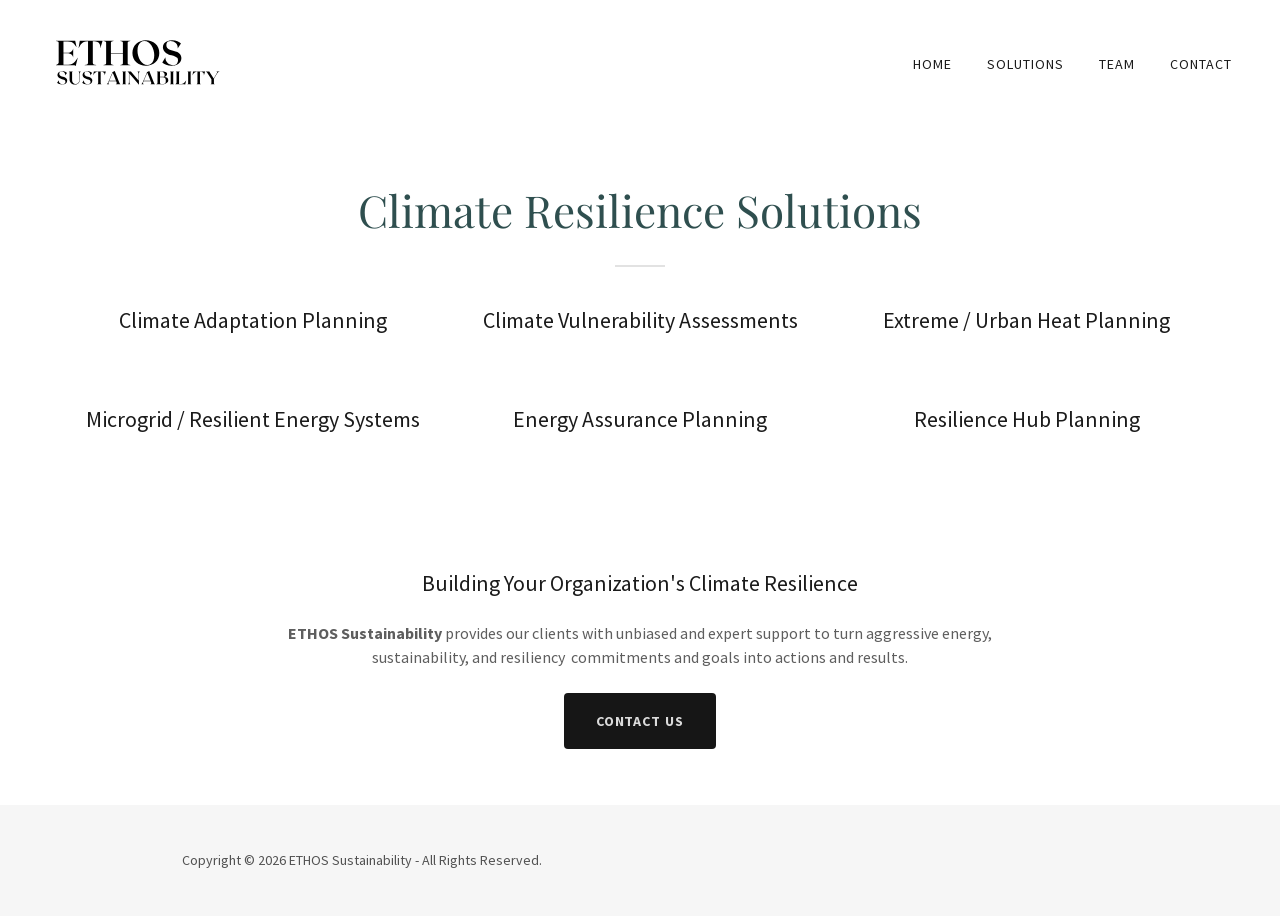
<file: resilience.html>
<!DOCTYPE html>
<html lang="en-US">
<head>
  <meta charset="utf-8">
  <meta http-equiv="X-UA-Compatible" content="IE=edge">
  <meta name="viewport" content="width=device-width, initial-scale=1">
  <title>Resilience</title>
  <meta name="description" content="Explore climate resilience solutions for effective climate adaptation planning. Assess vulnerabilities and implement resilient energy systems with ETHOS Sustainability.">
  <meta name="author" content="ETHOS Sustainability">
  <link rel="canonical" href="https://ethossustainability.com/resilience">
  <meta property="og:url" content="https://ethossustainability.com/resilience">
  <meta property="og:site_name" content="ETHOS Sustainability">
  <meta property="og:title" content="Resilience">
  <meta property="og:description" content="Explore climate resilience solutions for effective climate adaptation planning. Assess vulnerabilities and implement resilient energy systems with ETHOS Sustainability.">
  <meta property="og:type" content="website">
  <meta property="og:image" content="https://ethossustainability.com/assets/img/social-share.png">
  <meta property="og:image:width" content="1200">
  <meta property="og:image:height" content="630">
  <meta property="og:image:alt" content="ETHOS Sustainability">
  <meta property="og:locale" content="en_US">
  <meta name="twitter:card" content="summary_large_image">
  <meta name="twitter:title" content="Resilience">
  <meta name="twitter:description" content="Explore climate resilience solutions for effective climate adaptation planning. Assess vulnerabilities and implement resilient energy systems with ETHOS Sustainability.">
  <meta name="twitter:image" content="https://ethossustainability.com/assets/img/social-share.png">
  <meta name="twitter:image:alt" content="ETHOS Sustainability">
  <meta name="theme-color" content="#ffffff">
  <link rel="icon" type="image/jpeg" sizes="64x64" href="assets/img/favicon-64.jpg">
  <link rel="icon" type="image/jpeg" sizes="32x32" href="assets/img/favicon-32.jpg">
  <link rel="icon" type="image/jpeg" sizes="16x16" href="assets/img/favicon-16.jpg">
  <link rel="apple-touch-icon" sizes="180x180" href="assets/img/apple-touch-icon.jpg">
  <link rel="preload" href="assets/fonts/source-sans-pro-latin-400-normal.woff2" as="font" type="font/woff2" crossorigin>
  <link rel="preload" href="assets/fonts/playfair-display-latin-400-normal.woff2" as="font" type="font/woff2" crossorigin>
  <link rel="stylesheet" href="assets/css/fonts.css">
  <link rel="stylesheet" href="assets/css/site.css">
</head>
<body>
  <header class="site-header">
    <div class="site-header__inner">
      <a class="site-header__logo" href="./">
        <img src="assets/img/logo.svg" alt="ETHOS Sustainability" width="188" height="75">
      </a>
      <nav class="site-nav" aria-label="Main">
        <ul>
          <li><a href="./">Home</a></li>
          <li><a href="solutions">Solutions</a></li>
          <li><a href="team-1">Team</a></li>
          <li><a href="contact">Contact</a></li>
        </ul>
      </nav>
      <button class="menu-toggle" type="button" aria-label="Open menu" aria-controls="drawer" aria-expanded="false" data-menu-open><svg viewBox="0 0 24 24" fill="currentColor" aria-hidden="true"><path fill-rule="evenodd" d="M19 8H5a1 1 0 1 1 0-2h14a1 1 0 0 1 0 2zm0 5.097H5a1 1 0 1 1 0-2h14a1 1 0 1 1 0 2zm0 5.25H5a1 1 0 1 1 0-2h14a1 1 0 1 1 0 2z"></path></svg></button>
    </div>
    <div class="drawer" id="drawer" aria-hidden="true">
      <button class="drawer__close" type="button" aria-label="Close menu" data-menu-close><svg viewBox="0 0 24 24" fill="currentColor" aria-hidden="true"><path fill-rule="evenodd" d="M19.245 4.313a1.065 1.065 0 0 0-1.508 0L11.78 10.27 5.82 4.313A1.065 1.065 0 1 0 4.312 5.82l5.958 5.958-5.958 5.959a1.067 1.067 0 0 0 1.508 1.508l5.959-5.958 5.958 5.958a1.065 1.065 0 1 0 1.508-1.508l-5.958-5.959 5.958-5.958a1.065 1.065 0 0 0 0-1.508"></path></svg></button>
      <nav aria-label="Mobile">
        <ul>
          <li><a href="./">Home</a></li>
          <li><a href="solutions">Solutions</a></li>
          <li><a href="team-1">Team</a></li>
          <li><a href="contact">Contact</a></li>
        </ul>
      </nav>
    </div>
  </header>

  <main>
    <section class="section">
      <div class="container">
        <h1 class="page-title">Climate Resilience Solutions<span class="page-title__rule"><hr aria-hidden="true"></span></h1>
        <div class="row row--center">
          <div class="col col-2up col-3up">
            <div class="service">
              <h4 class="item-head">Climate Adaptation Planning</h4>
            </div>
          </div>
          <div class="col col-2up col-3up">
            <div class="service">
              <h4 class="item-head">Climate Vulnerability Assessments</h4>
            </div>
          </div>
          <div class="col col-2up col-3up">
            <div class="service">
              <h4 class="item-head">Extreme / Urban Heat Planning</h4>
            </div>
          </div>
          <div class="col col-2up col-3up">
            <div class="service">
              <h4 class="item-head">Microgrid / Resilient Energy Systems</h4>
            </div>
          </div>
          <div class="col col-2up col-3up">
            <div class="service">
              <h4 class="item-head">Energy Assurance Planning</h4>
            </div>
          </div>
          <div class="col col-2up col-3up">
            <div class="service">
              <h4 class="item-head">Resilience Hub Planning</h4>
            </div>
          </div>
        </div>
      </div>
    </section>

    <section class="section">
      <div class="container">
        <div class="row">
          <div class="col col-narrow">
            <div class="cta">
              <h4 class="item-head">Building Your Organization's Climate Resilience</h4>
              <div class="rich"><p><strong>ETHOS Sustainability</strong> provides our clients with unbiased and expert support to turn aggressive energy, sustainability, and resiliency &nbsp;commitments and goals into actions and results.</p></div>
              <a class="btn" href="contact">Contact Us</a>
            </div>
          </div>
        </div>
      </div>
    </section>
  </main>

  <footer class="site-footer">
    <div class="container">
      <div class="site-footer__row">
        <div>
          <p class="site-footer__copy">Copyright © 2026 ETHOS Sustainability - All Rights Reserved.</p>
        </div>
        <div></div>
      </div>
    </div>
  </footer>

  <script src="assets/js/site.js" defer></script>
</body>
</html>
</file>
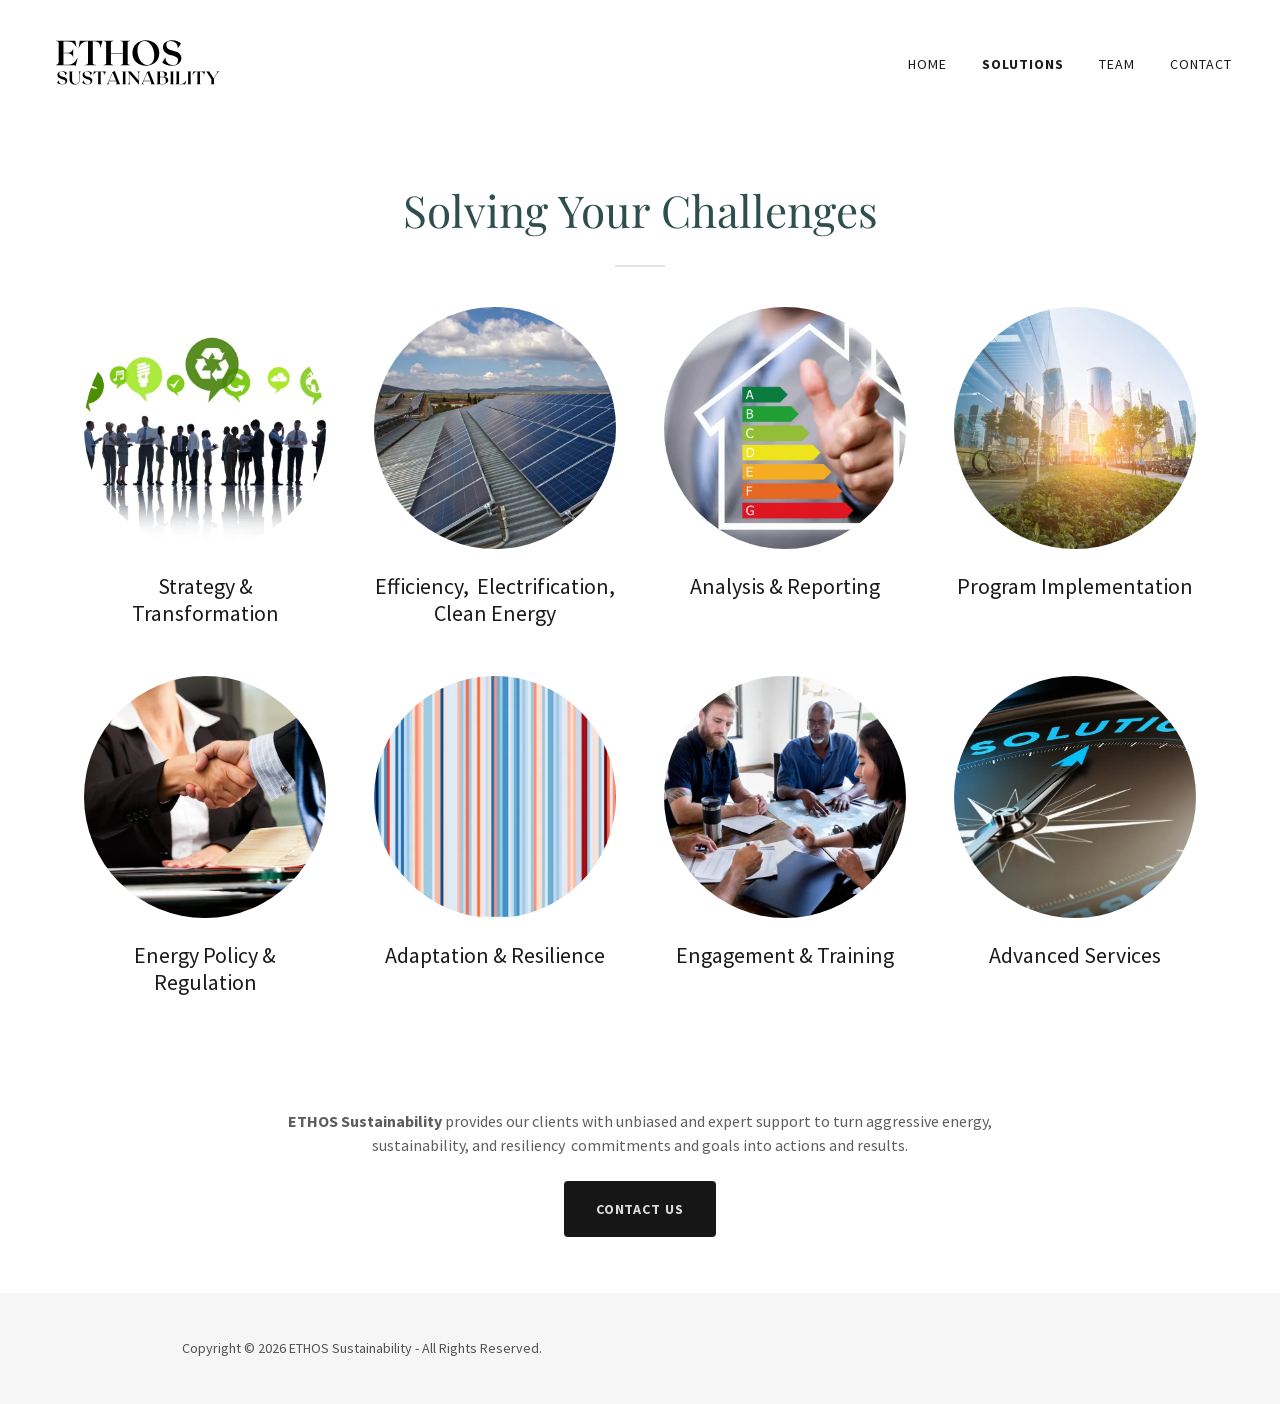
<file: solutions.html>
<!DOCTYPE html>
<html lang="en-US">
<head>
  <meta charset="utf-8">
  <meta http-equiv="X-UA-Compatible" content="IE=edge">
  <meta name="viewport" content="width=device-width, initial-scale=1">
  <title>Solutions</title>
  <meta name="description" content="Discover ETHOS Sustainability&#39;s sustainability solutions that drive energy policy, program implementation, and commitment to a sustainable future.">
  <meta name="author" content="ETHOS Sustainability">
  <link rel="canonical" href="https://ethossustainability.com/solutions">
  <meta property="og:url" content="https://ethossustainability.com/solutions">
  <meta property="og:site_name" content="ETHOS Sustainability">
  <meta property="og:title" content="Solutions">
  <meta property="og:description" content="Discover ETHOS Sustainability&#39;s sustainability solutions that drive energy policy, program implementation, and commitment to a sustainable future.">
  <meta property="og:type" content="website">
  <meta property="og:image" content="https://ethossustainability.com/assets/img/social-share.png">
  <meta property="og:image:width" content="1200">
  <meta property="og:image:height" content="630">
  <meta property="og:image:alt" content="ETHOS Sustainability">
  <meta property="og:locale" content="en_US">
  <meta name="twitter:card" content="summary_large_image">
  <meta name="twitter:title" content="Solutions">
  <meta name="twitter:description" content="Discover ETHOS Sustainability&#39;s sustainability solutions that drive energy policy, program implementation, and commitment to a sustainable future.">
  <meta name="twitter:image" content="https://ethossustainability.com/assets/img/social-share.png">
  <meta name="twitter:image:alt" content="ETHOS Sustainability">
  <meta name="theme-color" content="#ffffff">
  <link rel="icon" type="image/jpeg" sizes="64x64" href="assets/img/favicon-64.jpg">
  <link rel="icon" type="image/jpeg" sizes="32x32" href="assets/img/favicon-32.jpg">
  <link rel="icon" type="image/jpeg" sizes="16x16" href="assets/img/favicon-16.jpg">
  <link rel="apple-touch-icon" sizes="180x180" href="assets/img/apple-touch-icon.jpg">
  <link rel="preload" href="assets/fonts/source-sans-pro-latin-400-normal.woff2" as="font" type="font/woff2" crossorigin>
  <link rel="preload" href="assets/fonts/playfair-display-latin-400-normal.woff2" as="font" type="font/woff2" crossorigin>
  <link rel="stylesheet" href="assets/css/fonts.css">
  <link rel="stylesheet" href="assets/css/site.css">
</head>
<body>
  <header class="site-header">
    <div class="site-header__inner">
      <a class="site-header__logo" href="./">
        <img src="assets/img/logo.svg" alt="ETHOS Sustainability" width="188" height="75">
      </a>
      <nav class="site-nav" aria-label="Main">
        <ul>
          <li><a href="./">Home</a></li>
          <li><a href="solutions.html" aria-current="page">Solutions</a></li>
          <li><a href="team.html">Team</a></li>
          <li><a href="contact.html">Contact</a></li>
        </ul>
      </nav>
      <button class="menu-toggle" type="button" aria-label="Open menu" aria-controls="drawer" aria-expanded="false" data-menu-open><svg viewBox="0 0 24 24" fill="currentColor" aria-hidden="true"><path fill-rule="evenodd" d="M19 8H5a1 1 0 1 1 0-2h14a1 1 0 0 1 0 2zm0 5.097H5a1 1 0 1 1 0-2h14a1 1 0 1 1 0 2zm0 5.25H5a1 1 0 1 1 0-2h14a1 1 0 1 1 0 2z"></path></svg></button>
    </div>
    <div class="drawer" id="drawer" aria-hidden="true">
      <button class="drawer__close" type="button" aria-label="Close menu" data-menu-close><svg viewBox="0 0 24 24" fill="currentColor" aria-hidden="true"><path fill-rule="evenodd" d="M19.245 4.313a1.065 1.065 0 0 0-1.508 0L11.78 10.27 5.82 4.313A1.065 1.065 0 1 0 4.312 5.82l5.958 5.958-5.958 5.959a1.067 1.067 0 0 0 1.508 1.508l5.959-5.958 5.958 5.958a1.065 1.065 0 1 0 1.508-1.508l-5.958-5.959 5.958-5.958a1.065 1.065 0 0 0 0-1.508"></path></svg></button>
      <nav aria-label="Mobile">
        <ul>
          <li><a href="./">Home</a></li>
          <li><a href="solutions.html" aria-current="page">Solutions</a></li>
          <li><a href="team.html">Team</a></li>
          <li><a href="contact.html">Contact</a></li>
        </ul>
      </nav>
    </div>
  </header>

  <main>
    <section class="section">
      <div class="container">
        <h1 class="page-title">Solving Your Challenges<span class="page-title__rule"><hr aria-hidden="true"></span></h1>
        <div class="row">
          <div class="col col--tight col-2up col-4up">
            <div class="tile">
              <a class="tile__img" href="strategy.html"><img src="assets/img/solutions/strategy.webp" alt="" width="365" height="365" loading="lazy"></a>
              <h4 class="item-head">Strategy &amp; Transformation</h4>
            </div>
          </div>
          <div class="col col--tight col-2up col-4up">
            <div class="tile">
              <a class="tile__img" href="efficiencydecarb.html"><img src="assets/img/solutions/efficiencydecarb.webp" alt="" width="365" height="365" loading="lazy"></a>
              <h4 class="item-head">Efficiency, &nbsp;Electrification, Clean Energy</h4>
            </div>
          </div>
          <div class="col col--tight col-2up col-4up">
            <div class="tile">
              <a class="tile__img" href="analysisreporting.html"><img src="assets/img/solutions/analysisreporting.webp" alt="" width="365" height="365" loading="lazy"></a>
              <h4 class="item-head">Analysis &amp; Reporting</h4>
            </div>
          </div>
          <div class="col col--tight col-2up col-4up">
            <div class="tile">
              <a class="tile__img" href="implementation.html"><img src="assets/img/solutions/implementation.webp" alt="" width="365" height="365" loading="lazy"></a>
              <h4 class="item-head">Program Implementation</h4>
            </div>
          </div>
          <div class="col col--tight col-2up col-4up">
            <div class="tile">
              <a class="tile__img" href="policyregulation.html"><img src="assets/img/solutions/policyregulation.webp" alt="" width="365" height="365" loading="lazy"></a>
              <h4 class="item-head">Energy Policy &amp; Regulation</h4>
            </div>
          </div>
          <div class="col col--tight col-2up col-4up">
            <div class="tile">
              <a class="tile__img" href="resilience.html"><img src="assets/img/solutions/resilience.webp" alt="" width="365" height="365" loading="lazy"></a>
              <h4 class="item-head">Adaptation &amp; Resilience</h4>
            </div>
          </div>
          <div class="col col--tight col-2up col-4up">
            <div class="tile">
              <a class="tile__img" href="engagement.html"><img src="assets/img/solutions/engagement.webp" alt="" width="365" height="365" loading="lazy"></a>
              <h4 class="item-head">Engagement &amp; Training</h4>
            </div>
          </div>
          <div class="col col--tight col-2up col-4up">
            <div class="tile">
              <a class="tile__img" href="advanced.html"><img src="assets/img/solutions/advanced.webp" alt="" width="365" height="365" loading="lazy"></a>
              <h4 class="item-head">Advanced Services</h4>
            </div>
          </div>
        </div>
      </div>
    </section>

    <section class="section">
      <div class="container">
        <div class="row">
          <div class="col col-narrow">
            <div class="cta">
              <div class="rich"><p><strong>ETHOS Sustainability</strong> provides our clients with unbiased and expert support to turn aggressive energy, sustainability, and resiliency &nbsp;commitments and goals into actions and results.</p></div>
              <a class="btn" href="contact">Contact Us</a>
            </div>
          </div>
        </div>
      </div>
    </section>
  </main>

  <footer class="site-footer">
    <div class="container">
      <div class="site-footer__row">
        <div>
          <p class="site-footer__copy">Copyright © 2026 ETHOS Sustainability - All Rights Reserved.</p>
        </div>
        <div></div>
      </div>
    </div>
  </footer>

  <script src="assets/js/site.js" defer></script>
</body>
</html>
</file>
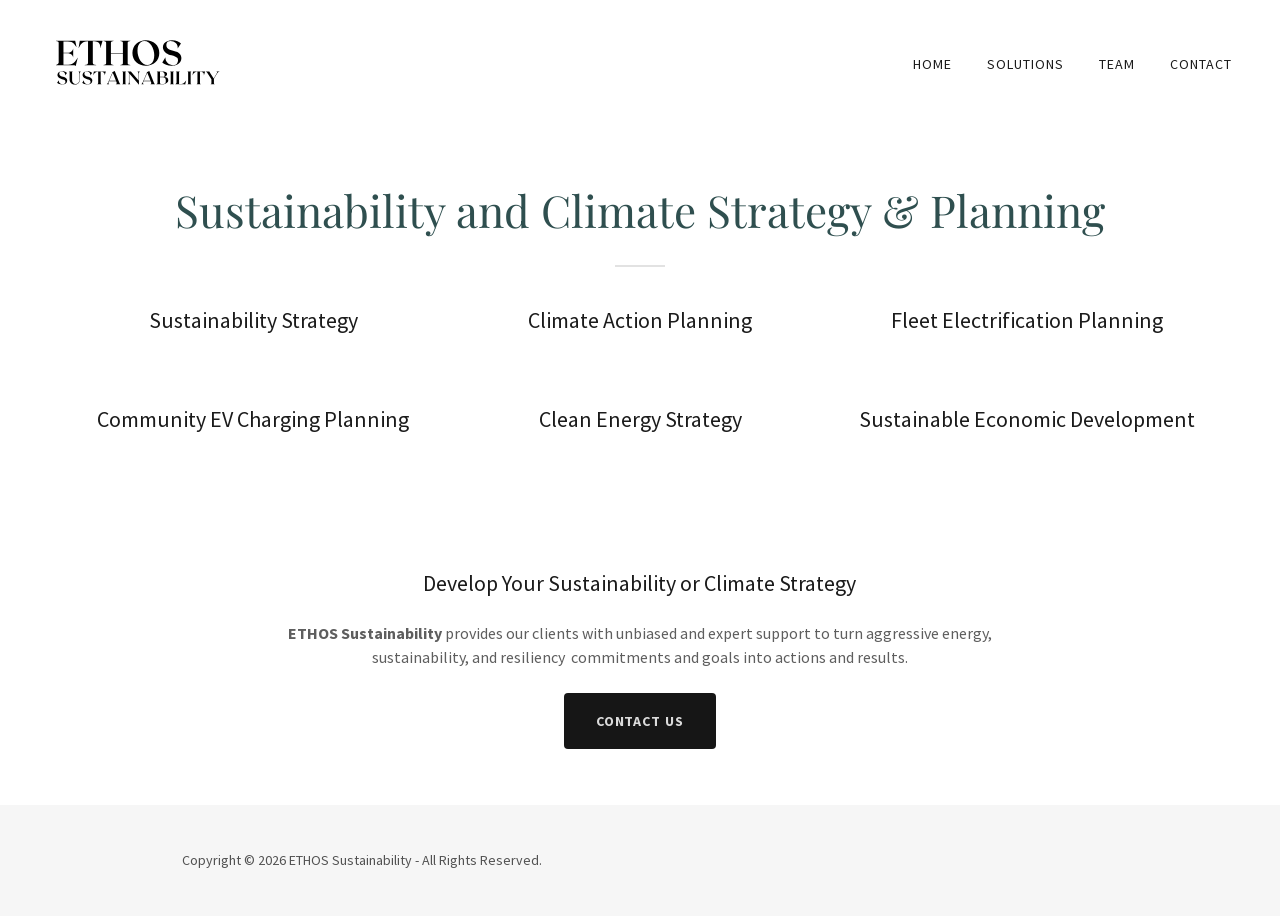
<file: strategy.html>
<!DOCTYPE html>
<html lang="en-US">
<head>
  <meta charset="utf-8">
  <meta http-equiv="X-UA-Compatible" content="IE=edge">
  <meta name="viewport" content="width=device-width, initial-scale=1">
  <title>Strategy</title>
  <meta name="description" content="Explore effective sustainability strategies, including clean energy and fleet electrification planning, to enhance your climate action and sustainable development efforts.">
  <meta name="author" content="ETHOS Sustainability">
  <link rel="canonical" href="https://ethossustainability.com/strategy">
  <meta property="og:url" content="https://ethossustainability.com/strategy">
  <meta property="og:site_name" content="ETHOS Sustainability">
  <meta property="og:title" content="Strategy">
  <meta property="og:description" content="Explore effective sustainability strategies, including clean energy and fleet electrification planning, to enhance your climate action and sustainable development efforts.">
  <meta property="og:type" content="website">
  <meta property="og:image" content="https://ethossustainability.com/assets/img/social-share.png">
  <meta property="og:image:width" content="1200">
  <meta property="og:image:height" content="630">
  <meta property="og:image:alt" content="ETHOS Sustainability">
  <meta property="og:locale" content="en_US">
  <meta name="twitter:card" content="summary_large_image">
  <meta name="twitter:title" content="Strategy">
  <meta name="twitter:description" content="Explore effective sustainability strategies, including clean energy and fleet electrification planning, to enhance your climate action and sustainable development efforts.">
  <meta name="twitter:image" content="https://ethossustainability.com/assets/img/social-share.png">
  <meta name="twitter:image:alt" content="ETHOS Sustainability">
  <meta name="theme-color" content="#ffffff">
  <link rel="icon" type="image/jpeg" sizes="64x64" href="assets/img/favicon-64.jpg">
  <link rel="icon" type="image/jpeg" sizes="32x32" href="assets/img/favicon-32.jpg">
  <link rel="icon" type="image/jpeg" sizes="16x16" href="assets/img/favicon-16.jpg">
  <link rel="apple-touch-icon" sizes="180x180" href="assets/img/apple-touch-icon.jpg">
  <link rel="preload" href="assets/fonts/source-sans-pro-latin-400-normal.woff2" as="font" type="font/woff2" crossorigin>
  <link rel="preload" href="assets/fonts/playfair-display-latin-400-normal.woff2" as="font" type="font/woff2" crossorigin>
  <link rel="stylesheet" href="assets/css/fonts.css">
  <link rel="stylesheet" href="assets/css/site.css">
</head>
<body>
  <header class="site-header">
    <div class="site-header__inner">
      <a class="site-header__logo" href="./">
        <img src="assets/img/logo.svg" alt="ETHOS Sustainability" width="188" height="75">
      </a>
      <nav class="site-nav" aria-label="Main">
        <ul>
          <li><a href="./">Home</a></li>
          <li><a href="solutions">Solutions</a></li>
          <li><a href="team-1">Team</a></li>
          <li><a href="contact">Contact</a></li>
        </ul>
      </nav>
      <button class="menu-toggle" type="button" aria-label="Open menu" aria-controls="drawer" aria-expanded="false" data-menu-open><svg viewBox="0 0 24 24" fill="currentColor" aria-hidden="true"><path fill-rule="evenodd" d="M19 8H5a1 1 0 1 1 0-2h14a1 1 0 0 1 0 2zm0 5.097H5a1 1 0 1 1 0-2h14a1 1 0 1 1 0 2zm0 5.25H5a1 1 0 1 1 0-2h14a1 1 0 1 1 0 2z"></path></svg></button>
    </div>
    <div class="drawer" id="drawer" aria-hidden="true">
      <button class="drawer__close" type="button" aria-label="Close menu" data-menu-close><svg viewBox="0 0 24 24" fill="currentColor" aria-hidden="true"><path fill-rule="evenodd" d="M19.245 4.313a1.065 1.065 0 0 0-1.508 0L11.78 10.27 5.82 4.313A1.065 1.065 0 1 0 4.312 5.82l5.958 5.958-5.958 5.959a1.067 1.067 0 0 0 1.508 1.508l5.959-5.958 5.958 5.958a1.065 1.065 0 1 0 1.508-1.508l-5.958-5.959 5.958-5.958a1.065 1.065 0 0 0 0-1.508"></path></svg></button>
      <nav aria-label="Mobile">
        <ul>
          <li><a href="./">Home</a></li>
          <li><a href="solutions">Solutions</a></li>
          <li><a href="team-1">Team</a></li>
          <li><a href="contact">Contact</a></li>
        </ul>
      </nav>
    </div>
  </header>

  <main>
    <section class="section">
      <div class="container">
        <h1 class="page-title">Sustainability and Climate Strategy &amp; Planning<span class="page-title__rule"><hr aria-hidden="true"></span></h1>
        <div class="row row--center">
          <div class="col col-2up col-3up">
            <div class="service">
              <h4 class="item-head">Sustainability Strategy</h4>
            </div>
          </div>
          <div class="col col-2up col-3up">
            <div class="service">
              <h4 class="item-head">Climate Action Planning</h4>
            </div>
          </div>
          <div class="col col-2up col-3up">
            <div class="service">
              <h4 class="item-head">Fleet Electrification Planning</h4>
            </div>
          </div>
          <div class="col col-2up col-3up">
            <div class="service">
              <h4 class="item-head">Community EV Charging Planning</h4>
            </div>
          </div>
          <div class="col col-2up col-3up">
            <div class="service">
              <h4 class="item-head">Clean Energy Strategy</h4>
            </div>
          </div>
          <div class="col col-2up col-3up">
            <div class="service">
              <h4 class="item-head">Sustainable Economic Development</h4>
            </div>
          </div>
        </div>
      </div>
    </section>

    <section class="section">
      <div class="container">
        <div class="row">
          <div class="col col-narrow">
            <div class="cta">
              <h4 class="item-head">Develop Your Sustainability or Climate Strategy</h4>
              <div class="rich"><p><strong>ETHOS Sustainability</strong> provides our clients with unbiased and expert support to turn aggressive energy, sustainability, and resiliency &nbsp;commitments and goals into actions and results.</p></div>
              <a class="btn" href="contact">Contact Us</a>
            </div>
          </div>
        </div>
      </div>
    </section>
  </main>

  <footer class="site-footer">
    <div class="container">
      <div class="site-footer__row">
        <div>
          <p class="site-footer__copy">Copyright © 2026 ETHOS Sustainability - All Rights Reserved.</p>
        </div>
        <div></div>
      </div>
    </div>
  </footer>

  <script src="assets/js/site.js" defer></script>
</body>
</html>
</file>
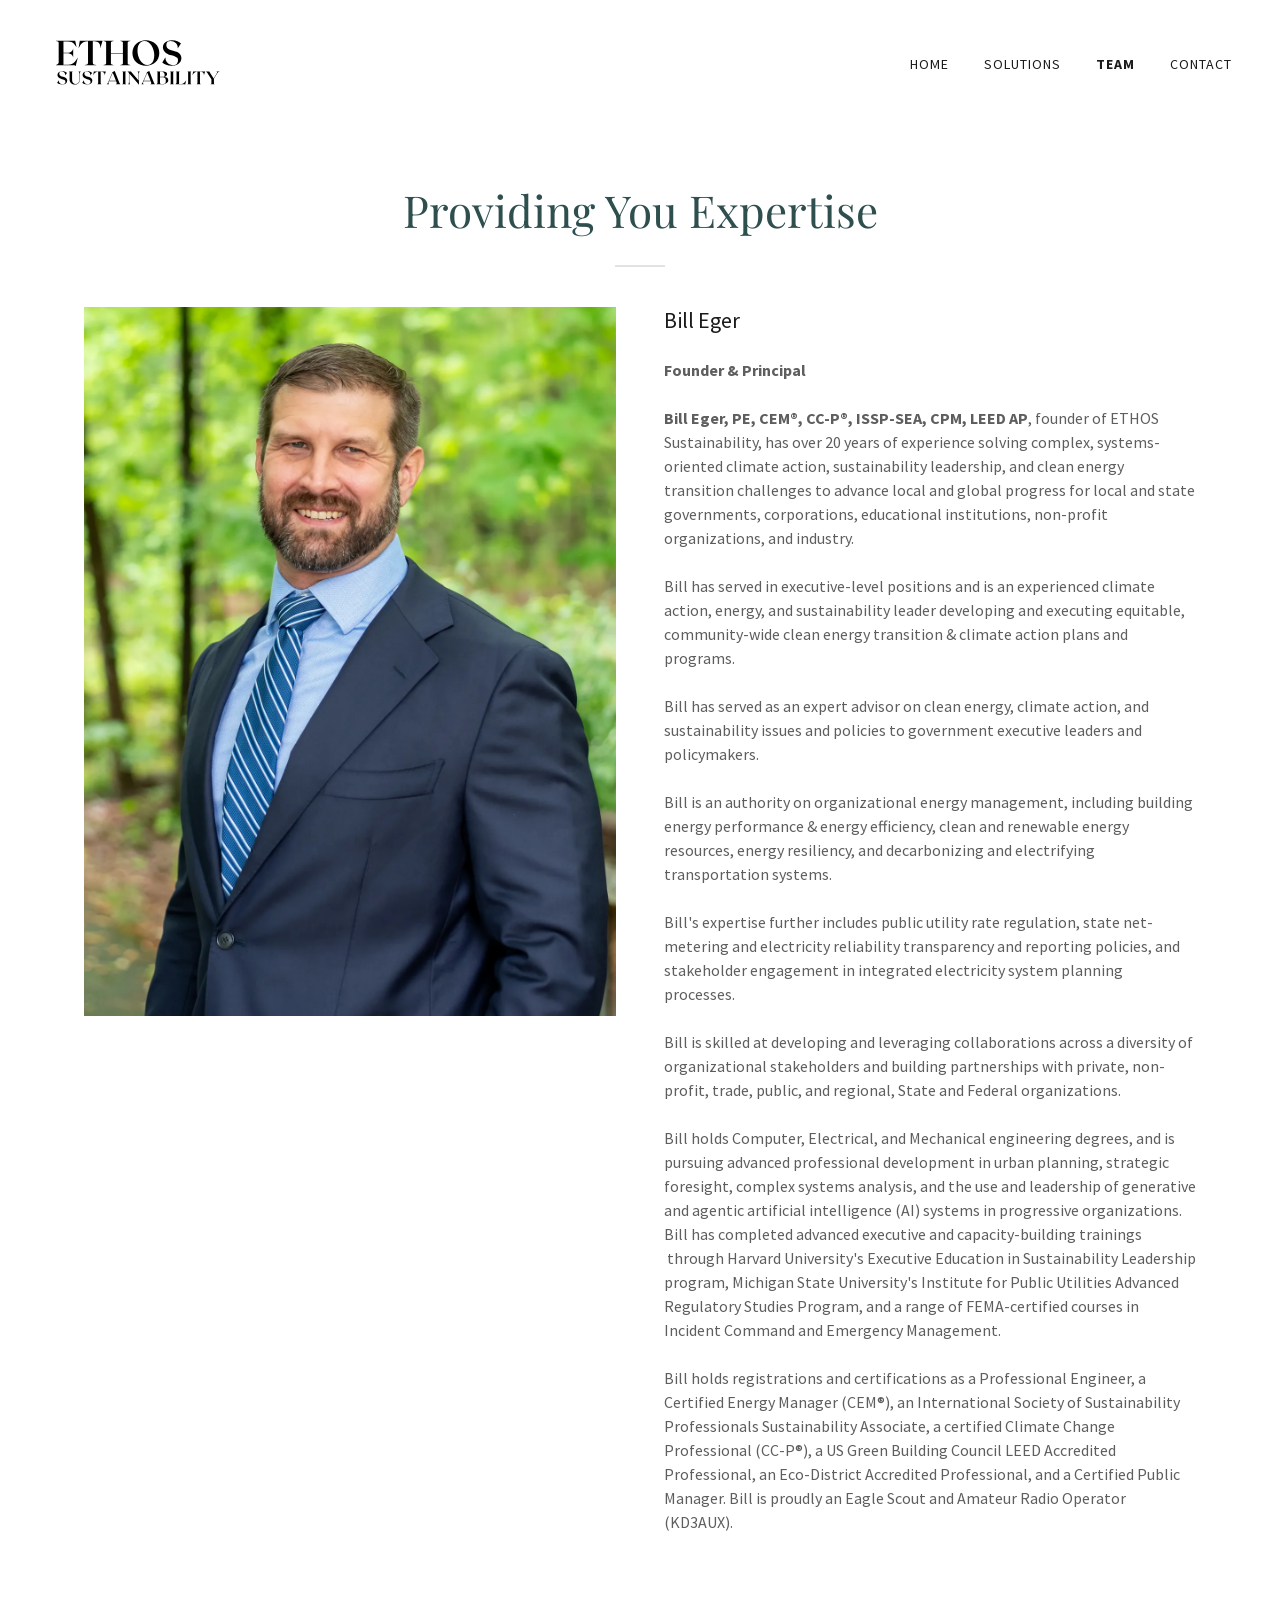
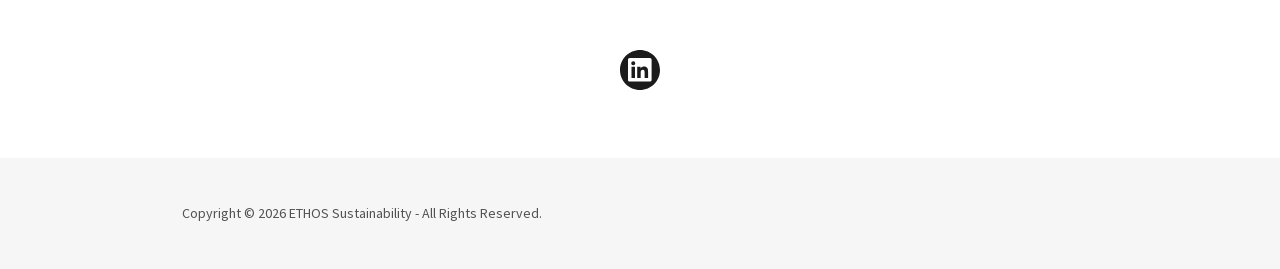
<file: team-1.html>
<!DOCTYPE html>
<html lang="en-US">
<head>
  <meta charset="utf-8">
  <meta http-equiv="X-UA-Compatible" content="IE=edge">
  <meta name="viewport" content="width=device-width, initial-scale=1">
  <title>Team</title>
  <meta name="description" content="Explore sustainability expertise with ETHOS Sustainability to lead the clean energy transition and enhance climate action leadership.">
  <meta name="author" content="ETHOS Sustainability">
  <link rel="canonical" href="https://ethossustainability.com/team-1">
  <meta property="og:url" content="https://ethossustainability.com/team-1">
  <meta property="og:site_name" content="ETHOS Sustainability">
  <meta property="og:title" content="Team">
  <meta property="og:description" content="Explore sustainability expertise with ETHOS Sustainability to lead the clean energy transition and enhance climate action leadership.">
  <meta property="og:type" content="website">
  <meta property="og:image" content="https://ethossustainability.com/assets/img/social-share.png">
  <meta property="og:image:width" content="1200">
  <meta property="og:image:height" content="630">
  <meta property="og:image:alt" content="ETHOS Sustainability">
  <meta property="og:locale" content="en_US">
  <meta name="twitter:card" content="summary_large_image">
  <meta name="twitter:title" content="Team">
  <meta name="twitter:description" content="Explore sustainability expertise with ETHOS Sustainability to lead the clean energy transition and enhance climate action leadership.">
  <meta name="twitter:image" content="https://ethossustainability.com/assets/img/social-share.png">
  <meta name="twitter:image:alt" content="ETHOS Sustainability">
  <meta name="theme-color" content="#ffffff">
  <link rel="icon" type="image/jpeg" sizes="64x64" href="assets/img/favicon-64.jpg">
  <link rel="icon" type="image/jpeg" sizes="32x32" href="assets/img/favicon-32.jpg">
  <link rel="icon" type="image/jpeg" sizes="16x16" href="assets/img/favicon-16.jpg">
  <link rel="apple-touch-icon" sizes="180x180" href="assets/img/apple-touch-icon.jpg">
  <link rel="preload" href="assets/fonts/source-sans-pro-latin-400-normal.woff2" as="font" type="font/woff2" crossorigin>
  <link rel="preload" href="assets/fonts/playfair-display-latin-400-normal.woff2" as="font" type="font/woff2" crossorigin>
  <link rel="stylesheet" href="assets/css/fonts.css">
  <link rel="stylesheet" href="assets/css/site.css">
</head>
<body>
  <header class="site-header">
    <div class="site-header__inner">
      <a class="site-header__logo" href="./">
        <img src="assets/img/logo.svg" alt="ETHOS Sustainability" width="188" height="75">
      </a>
      <nav class="site-nav" aria-label="Main">
        <ul>
          <li><a href="./">Home</a></li>
          <li><a href="solutions">Solutions</a></li>
          <li><a href="team-1" aria-current="page">Team</a></li>
          <li><a href="contact">Contact</a></li>
        </ul>
      </nav>
      <button class="menu-toggle" type="button" aria-label="Open menu" aria-controls="drawer" aria-expanded="false" data-menu-open><svg viewBox="0 0 24 24" fill="currentColor" aria-hidden="true"><path fill-rule="evenodd" d="M19 8H5a1 1 0 1 1 0-2h14a1 1 0 0 1 0 2zm0 5.097H5a1 1 0 1 1 0-2h14a1 1 0 1 1 0 2zm0 5.25H5a1 1 0 1 1 0-2h14a1 1 0 1 1 0 2z"></path></svg></button>
    </div>
    <div class="drawer" id="drawer" aria-hidden="true">
      <button class="drawer__close" type="button" aria-label="Close menu" data-menu-close><svg viewBox="0 0 24 24" fill="currentColor" aria-hidden="true"><path fill-rule="evenodd" d="M19.245 4.313a1.065 1.065 0 0 0-1.508 0L11.78 10.27 5.82 4.313A1.065 1.065 0 1 0 4.312 5.82l5.958 5.958-5.958 5.959a1.067 1.067 0 0 0 1.508 1.508l5.959-5.958 5.958 5.958a1.065 1.065 0 1 0 1.508-1.508l-5.958-5.959 5.958-5.958a1.065 1.065 0 0 0 0-1.508"></path></svg></button>
      <nav aria-label="Mobile">
        <ul>
          <li><a href="./">Home</a></li>
          <li><a href="solutions">Solutions</a></li>
          <li><a href="team-1" aria-current="page">Team</a></li>
          <li><a href="contact">Contact</a></li>
        </ul>
      </nav>
    </div>
  </header>

  <main>
    <section class="section">
      <div class="container">
        <h1 class="page-title">Providing You Expertise<span class="page-title__rule"><hr aria-hidden="true"></span></h1>
        <div class="row">
          <div class="col col--tight col-2up member__photo">
            <img src="assets/img/team/bill-eger.webp" alt="Man in a suit outdoors smiling." width="600" height="800">
          </div>
          <div class="col col-2up">
            <div class="member__body">
              <h4 class="item-head">Bill Eger</h4>
              <div class="rich">
                <p><strong>Founder &amp; Principal</strong></p>
                <p><br></p>
                <p><strong>Bill Eger, PE, CEM®, CC-P®, ISSP-SEA, CPM, LEED AP</strong>, founder of ETHOS Sustainability, has over 20 years of experience solving complex, systems-oriented climate action, sustainability leadership, and clean energy transition challenges to advance local and global progress for local and state governments, corporations, educational institutions, non-profit organizations, and industry.<strong> </strong>&nbsp;</p>
                <p><br></p>
                <p>Bill has served in executive-level positions and is an experienced climate action, energy, and sustainability leader developing and executing equitable, community-wide clean energy transition &amp; climate action plans and programs.&nbsp;</p>
                <p><br></p>
                <p>Bill has served as an expert advisor on clean energy, climate action, and sustainability issues and policies to government executive leaders and policymakers.<br></p>
                <p><br></p>
                <p>Bill is an authority on organizational energy management, including building energy performance &amp; energy efficiency, clean and renewable energy resources, energy resiliency, and decarbonizing and electrifying transportation systems. <br></p>
                <p><br></p>
                <p>Bill's expertise further includes public utility rate regulation, state net-metering and electricity reliability transparency and reporting policies, and stakeholder engagement in integrated electricity system planning processes.<br></p>
                <p><br></p>
                <p>Bill is skilled at developing and leveraging collaborations across a diversity of organizational stakeholders and building partnerships with private, non-profit, trade, public, and regional, State and Federal organizations.</p>
                <p><br></p>
                <p>Bill holds Computer, Electrical, and Mechanical engineering degrees, and is pursuing advanced professional development in urban planning, strategic foresight, complex systems analysis, and the use and leadership of generative and agentic artificial intelligence (AI) systems in progressive organizations. Bill has completed advanced executive and capacity-building trainings &nbsp;through Harvard University's Executive Education in Sustainability Leadership program, Michigan State University's Institute for Public Utilities Advanced Regulatory Studies Program, and a range of FEMA-certified courses in Incident Command and Emergency Management.</p>
                <p><br></p>
                <p>Bill holds registrations and certifications as a Professional Engineer, a Certified Energy Manager (CEM®), an International Society of Sustainability Professionals Sustainability Associate, a certified Climate Change Professional (CC-P®), a US Green Building Council LEED Accredited Professional, an Eco-District Accredited Professional, and a Certified Public Manager. Bill is proudly an Eagle Scout and Amateur Radio Operator (KD3AUX).</p>
              </div>
            </div>
          </div>
        </div>
      </div>
    </section>

    <section class="section">
      <div class="container">
        <div class="social">
          <a href="https://www.linkedin.com/in/egeriicw/" target="_blank" rel="noopener" aria-label="LinkedIn Social Link"><svg viewBox="0 0 24 24" fill="currentColor" aria-hidden="true"><path fill-rule="evenodd" d="M22 12c0-5.524-4.477-10-10-10C6.478 2 2 6.478 2 12c0 5.523 4.478 10 10 10 5.523 0 10-4.477 10-10zm-5.074-6H6.871C6.391 6 6 6.38 6 6.85v10.098c0 .47.39.852.871.852h10.056a.864.864 0 00.873-.852V6.85a.863.863 0 00-.874-.85zm-8.3 1.621a1.015 1.015 0 11-.003 2.03 1.015 1.015 0 01.002-2.03zm-.876 2.803h1.753v5.63H7.75v-5.63zm2.85 0h-.002l.002-.002v.002zm0 0h1.677v.77h.023c.233-.443.804-.91 1.66-.91 1.771 0 2.098 1.166 2.098 2.682v3.089H14.31v-2.74c0-.652-.011-1.493-.909-1.493-.91 0-1.05.712-1.05 1.446v2.785H10.6v-5.63z"></path></svg></a>
        </div>
      </div>
    </section>
  </main>

  <footer class="site-footer">
    <div class="container">
      <div class="site-footer__row">
        <div>
          <p class="site-footer__copy">Copyright © 2026 ETHOS Sustainability - All Rights Reserved.</p>
        </div>
        <div></div>
      </div>
    </div>
  </footer>

  <script src="assets/js/site.js" defer></script>
</body>
</html>
</file>
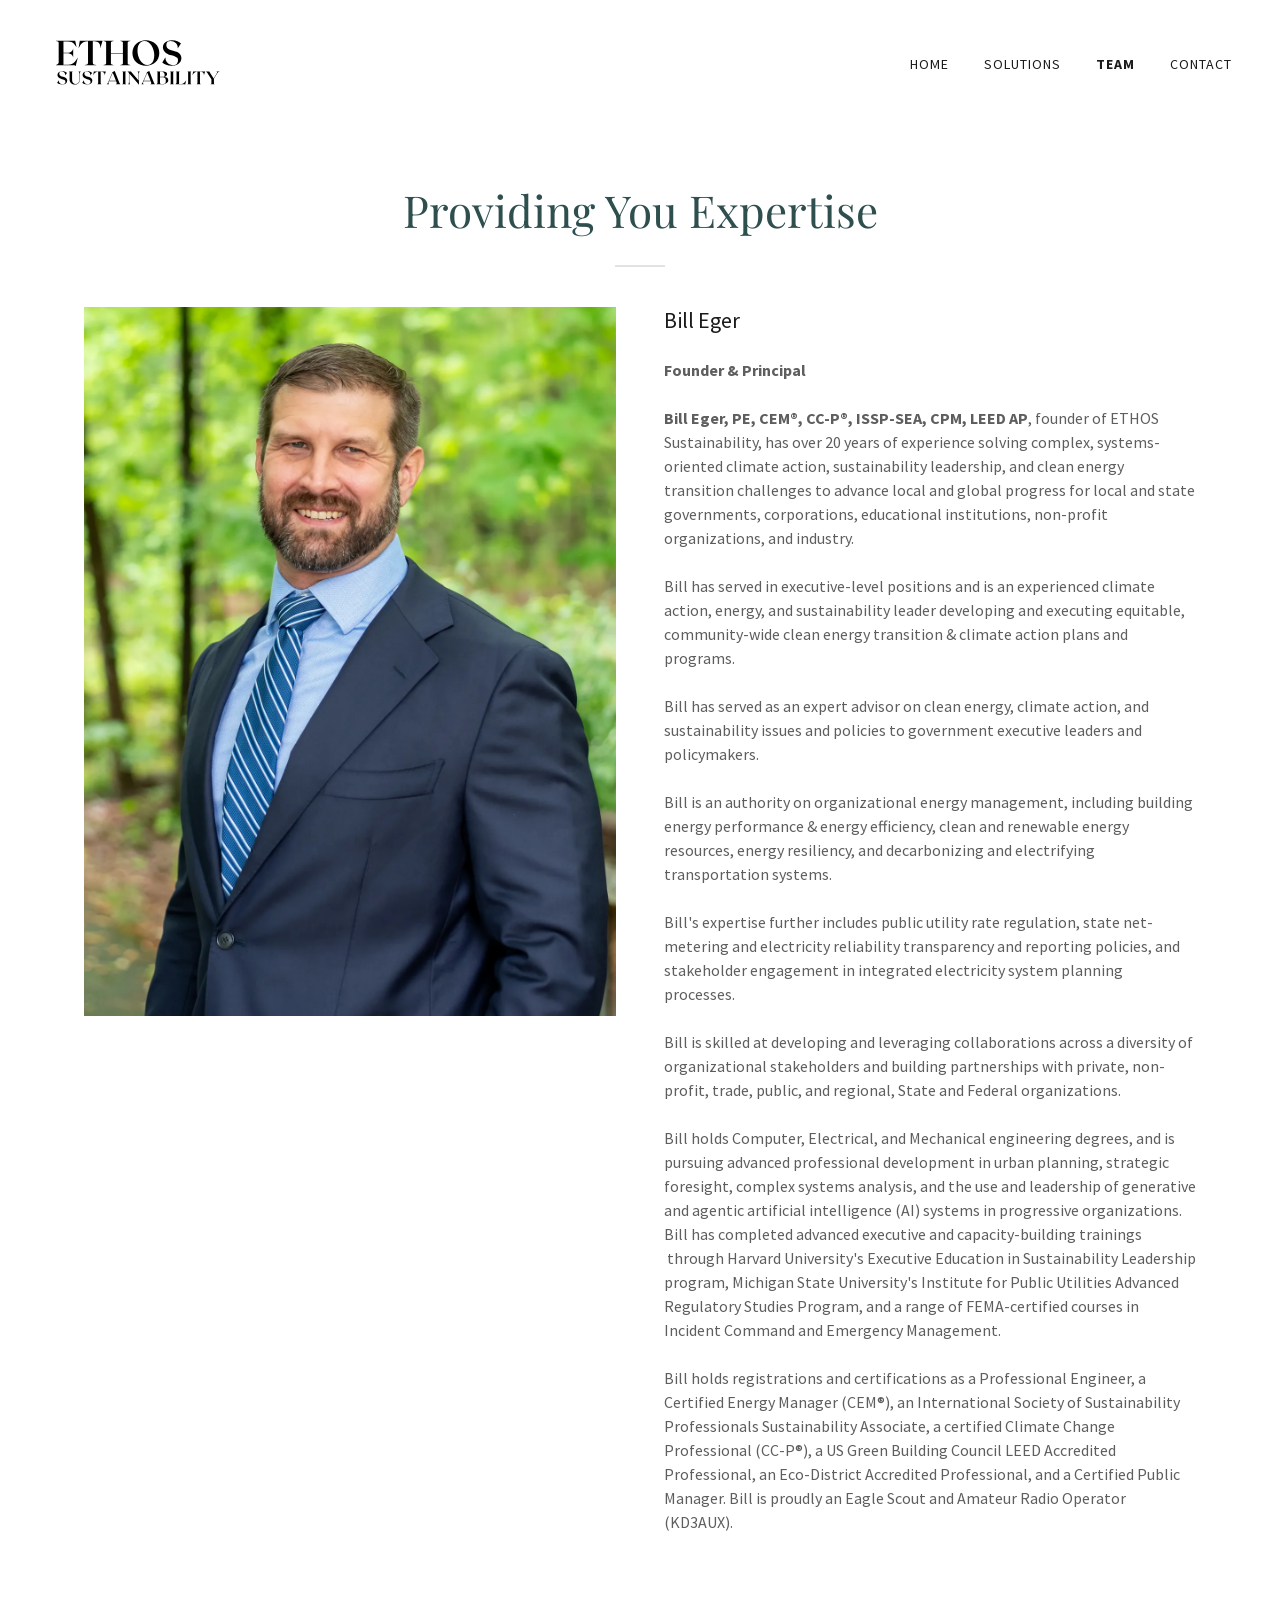
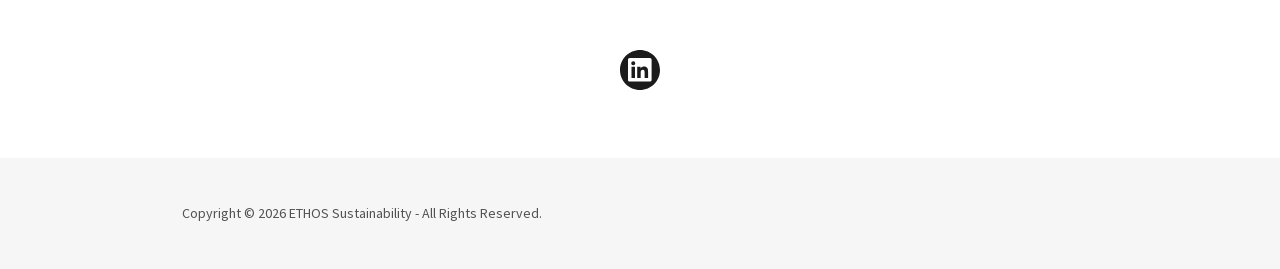
<file: team.html>
<!DOCTYPE html>
<html lang="en-US">
<head>
  <meta charset="utf-8">
  <meta http-equiv="X-UA-Compatible" content="IE=edge">
  <meta name="viewport" content="width=device-width, initial-scale=1">
  <title>Team</title>
  <meta name="description" content="Explore sustainability expertise with ETHOS Sustainability to lead the clean energy transition and enhance climate action leadership.">
  <meta name="author" content="ETHOS Sustainability">
  <link rel="canonical" href="https://ethossustainability.com/team-1">
  <meta property="og:url" content="https://ethossustainability.com/team-1">
  <meta property="og:site_name" content="ETHOS Sustainability">
  <meta property="og:title" content="Team">
  <meta property="og:description" content="Explore sustainability expertise with ETHOS Sustainability to lead the clean energy transition and enhance climate action leadership.">
  <meta property="og:type" content="website">
  <meta property="og:image" content="https://ethossustainability.com/assets/img/social-share.png">
  <meta property="og:image:width" content="1200">
  <meta property="og:image:height" content="630">
  <meta property="og:image:alt" content="ETHOS Sustainability">
  <meta property="og:locale" content="en_US">
  <meta name="twitter:card" content="summary_large_image">
  <meta name="twitter:title" content="Team">
  <meta name="twitter:description" content="Explore sustainability expertise with ETHOS Sustainability to lead the clean energy transition and enhance climate action leadership.">
  <meta name="twitter:image" content="https://ethossustainability.com/assets/img/social-share.png">
  <meta name="twitter:image:alt" content="ETHOS Sustainability">
  <meta name="theme-color" content="#ffffff">
  <link rel="icon" type="image/jpeg" sizes="64x64" href="assets/img/favicon-64.jpg">
  <link rel="icon" type="image/jpeg" sizes="32x32" href="assets/img/favicon-32.jpg">
  <link rel="icon" type="image/jpeg" sizes="16x16" href="assets/img/favicon-16.jpg">
  <link rel="apple-touch-icon" sizes="180x180" href="assets/img/apple-touch-icon.jpg">
  <link rel="preload" href="assets/fonts/source-sans-pro-latin-400-normal.woff2" as="font" type="font/woff2" crossorigin>
  <link rel="preload" href="assets/fonts/playfair-display-latin-400-normal.woff2" as="font" type="font/woff2" crossorigin>
  <link rel="stylesheet" href="assets/css/fonts.css">
  <link rel="stylesheet" href="assets/css/site.css">
</head>
<body>
  <header class="site-header">
    <div class="site-header__inner">
      <a class="site-header__logo" href="./">
        <img src="assets/img/logo.svg" alt="ETHOS Sustainability" width="188" height="75">
      </a>
      <nav class="site-nav" aria-label="Main">
        <ul>
          <li><a href="./">Home</a></li>
          <li><a href="solutions.html">Solutions</a></li>
          <li><a href="team.html" aria-current="page">Team</a></li>
          <li><a href="contact.html">Contact</a></li>
        </ul>
      </nav>
      <button class="menu-toggle" type="button" aria-label="Open menu" aria-controls="drawer" aria-expanded="false" data-menu-open><svg viewBox="0 0 24 24" fill="currentColor" aria-hidden="true"><path fill-rule="evenodd" d="M19 8H5a1 1 0 1 1 0-2h14a1 1 0 0 1 0 2zm0 5.097H5a1 1 0 1 1 0-2h14a1 1 0 1 1 0 2zm0 5.25H5a1 1 0 1 1 0-2h14a1 1 0 1 1 0 2z"></path></svg></button>
    </div>
    <div class="drawer" id="drawer" aria-hidden="true">
      <button class="drawer__close" type="button" aria-label="Close menu" data-menu-close><svg viewBox="0 0 24 24" fill="currentColor" aria-hidden="true"><path fill-rule="evenodd" d="M19.245 4.313a1.065 1.065 0 0 0-1.508 0L11.78 10.27 5.82 4.313A1.065 1.065 0 1 0 4.312 5.82l5.958 5.958-5.958 5.959a1.067 1.067 0 0 0 1.508 1.508l5.959-5.958 5.958 5.958a1.065 1.065 0 1 0 1.508-1.508l-5.958-5.959 5.958-5.958a1.065 1.065 0 0 0 0-1.508"></path></svg></button>
      <nav aria-label="Mobile">
        <ul>
          <li><a href="./">Home</a></li>
          <li><a href="solutions.html">Solutions</a></li>
          <li><a href="team.html" aria-current="page">Team</a></li>
          <li><a href="contact.html">Contact</a></li>
        </ul>
      </nav>
    </div>
  </header>

  <main>
    <section class="section">
      <div class="container">
        <h1 class="page-title">Providing You Expertise<span class="page-title__rule"><hr aria-hidden="true"></span></h1>
        <div class="row">
          <div class="col col--tight col-2up member__photo">
            <img src="assets/img/team/bill-eger.webp" alt="Man in a suit outdoors smiling." width="600" height="800">
          </div>
          <div class="col col-2up">
            <div class="member__body">
              <h4 class="item-head">Bill Eger</h4>
              <div class="rich">
                <p><strong>Founder &amp; Principal</strong></p>
                <p><br></p>
                <p><strong>Bill Eger, PE, CEM®, CC-P®, ISSP-SEA, CPM, LEED AP</strong>, founder of ETHOS Sustainability, has over 20 years of experience solving complex, systems-oriented climate action, sustainability leadership, and clean energy transition challenges to advance local and global progress for local and state governments, corporations, educational institutions, non-profit organizations, and industry.<strong> </strong>&nbsp;</p>
                <p><br></p>
                <p>Bill has served in executive-level positions and is an experienced climate action, energy, and sustainability leader developing and executing equitable, community-wide clean energy transition &amp; climate action plans and programs.&nbsp;</p>
                <p><br></p>
                <p>Bill has served as an expert advisor on clean energy, climate action, and sustainability issues and policies to government executive leaders and policymakers.<br></p>
                <p><br></p>
                <p>Bill is an authority on organizational energy management, including building energy performance &amp; energy efficiency, clean and renewable energy resources, energy resiliency, and decarbonizing and electrifying transportation systems. <br></p>
                <p><br></p>
                <p>Bill's expertise further includes public utility rate regulation, state net-metering and electricity reliability transparency and reporting policies, and stakeholder engagement in integrated electricity system planning processes.<br></p>
                <p><br></p>
                <p>Bill is skilled at developing and leveraging collaborations across a diversity of organizational stakeholders and building partnerships with private, non-profit, trade, public, and regional, State and Federal organizations.</p>
                <p><br></p>
                <p>Bill holds Computer, Electrical, and Mechanical engineering degrees, and is pursuing advanced professional development in urban planning, strategic foresight, complex systems analysis, and the use and leadership of generative and agentic artificial intelligence (AI) systems in progressive organizations. Bill has completed advanced executive and capacity-building trainings &nbsp;through Harvard University's Executive Education in Sustainability Leadership program, Michigan State University's Institute for Public Utilities Advanced Regulatory Studies Program, and a range of FEMA-certified courses in Incident Command and Emergency Management.</p>
                <p><br></p>
                <p>Bill holds registrations and certifications as a Professional Engineer, a Certified Energy Manager (CEM®), an International Society of Sustainability Professionals Sustainability Associate, a certified Climate Change Professional (CC-P®), a US Green Building Council LEED Accredited Professional, an Eco-District Accredited Professional, and a Certified Public Manager. Bill is proudly an Eagle Scout and Amateur Radio Operator (KD3AUX).</p>
              </div>
            </div>
          </div>
        </div>
      </div>
    </section>

    <section class="section">
      <div class="container">
        <div class="social">
          <a href="https://www.linkedin.com/in/egeriicw/" target="_blank" rel="noopener" aria-label="LinkedIn Social Link"><svg viewBox="0 0 24 24" fill="currentColor" aria-hidden="true"><path fill-rule="evenodd" d="M22 12c0-5.524-4.477-10-10-10C6.478 2 2 6.478 2 12c0 5.523 4.478 10 10 10 5.523 0 10-4.477 10-10zm-5.074-6H6.871C6.391 6 6 6.38 6 6.85v10.098c0 .47.39.852.871.852h10.056a.864.864 0 00.873-.852V6.85a.863.863 0 00-.874-.85zm-8.3 1.621a1.015 1.015 0 11-.003 2.03 1.015 1.015 0 01.002-2.03zm-.876 2.803h1.753v5.63H7.75v-5.63zm2.85 0h-.002l.002-.002v.002zm0 0h1.677v.77h.023c.233-.443.804-.91 1.66-.91 1.771 0 2.098 1.166 2.098 2.682v3.089H14.31v-2.74c0-.652-.011-1.493-.909-1.493-.91 0-1.05.712-1.05 1.446v2.785H10.6v-5.63z"></path></svg></a>
        </div>
      </div>
    </section>
  </main>

  <footer class="site-footer">
    <div class="container">
      <div class="site-footer__row">
        <div>
          <p class="site-footer__copy">Copyright © 2026 ETHOS Sustainability - All Rights Reserved.</p>
        </div>
        <div></div>
      </div>
    </div>
  </footer>

  <script src="assets/js/site.js" defer></script>
</body>
</html>
</file>
<file: assets/css/fonts.css>
/* Self-hosted fonts (SIL Open Font License, see LICENSE files). No Google or GoDaddy CDN calls. */
@font-face {
  font-family: "Source Sans Pro";
  font-style: normal;
  font-weight: 300;
  font-display: swap;
  src: url("../fonts/source-sans-pro-latin-ext-300-normal.woff2") format("woff2");
  unicode-range: U+0100-02AF,U+0304,U+0308,U+0329,U+1E00-1E9F,U+1EF2-1EFF,U+2020,U+20A0-20AB,U+20AD-20CF,U+2113,U+2C60-2C7F,U+A720-A7FF;
}
@font-face {
  font-family: "Source Sans Pro";
  font-style: normal;
  font-weight: 300;
  font-display: swap;
  src: url("../fonts/source-sans-pro-latin-300-normal.woff2") format("woff2");
  unicode-range: U+0000-00FF,U+0131,U+0152-0153,U+02BB-02BC,U+02C6,U+02DA,U+02DC,U+0304,U+0308,U+0329,U+2000-206F,U+2074,U+20AC,U+2122,U+2191,U+2193,U+2212,U+2215,U+FEFF,U+FFFD;
}
@font-face {
  font-family: "Source Sans Pro";
  font-style: normal;
  font-weight: 400;
  font-display: swap;
  src: url("../fonts/source-sans-pro-latin-ext-400-normal.woff2") format("woff2");
  unicode-range: U+0100-02AF,U+0304,U+0308,U+0329,U+1E00-1E9F,U+1EF2-1EFF,U+2020,U+20A0-20AB,U+20AD-20CF,U+2113,U+2C60-2C7F,U+A720-A7FF;
}
@font-face {
  font-family: "Source Sans Pro";
  font-style: normal;
  font-weight: 400;
  font-display: swap;
  src: url("../fonts/source-sans-pro-latin-400-normal.woff2") format("woff2");
  unicode-range: U+0000-00FF,U+0131,U+0152-0153,U+02BB-02BC,U+02C6,U+02DA,U+02DC,U+0304,U+0308,U+0329,U+2000-206F,U+2074,U+20AC,U+2122,U+2191,U+2193,U+2212,U+2215,U+FEFF,U+FFFD;
}
@font-face {
  font-family: "Source Sans Pro";
  font-style: normal;
  font-weight: 700;
  font-display: swap;
  src: url("../fonts/source-sans-pro-latin-ext-700-normal.woff2") format("woff2");
  unicode-range: U+0100-02AF,U+0304,U+0308,U+0329,U+1E00-1E9F,U+1EF2-1EFF,U+2020,U+20A0-20AB,U+20AD-20CF,U+2113,U+2C60-2C7F,U+A720-A7FF;
}
@font-face {
  font-family: "Source Sans Pro";
  font-style: normal;
  font-weight: 700;
  font-display: swap;
  src: url("../fonts/source-sans-pro-latin-700-normal.woff2") format("woff2");
  unicode-range: U+0000-00FF,U+0131,U+0152-0153,U+02BB-02BC,U+02C6,U+02DA,U+02DC,U+0304,U+0308,U+0329,U+2000-206F,U+2074,U+20AC,U+2122,U+2191,U+2193,U+2212,U+2215,U+FEFF,U+FFFD;
}
@font-face {
  font-family: "Source Sans Pro";
  font-style: italic;
  font-weight: 400;
  font-display: swap;
  src: url("../fonts/source-sans-pro-latin-ext-400-italic.woff2") format("woff2");
  unicode-range: U+0100-02AF,U+0304,U+0308,U+0329,U+1E00-1E9F,U+1EF2-1EFF,U+2020,U+20A0-20AB,U+20AD-20CF,U+2113,U+2C60-2C7F,U+A720-A7FF;
}
@font-face {
  font-family: "Source Sans Pro";
  font-style: italic;
  font-weight: 400;
  font-display: swap;
  src: url("../fonts/source-sans-pro-latin-400-italic.woff2") format("woff2");
  unicode-range: U+0000-00FF,U+0131,U+0152-0153,U+02BB-02BC,U+02C6,U+02DA,U+02DC,U+0304,U+0308,U+0329,U+2000-206F,U+2074,U+20AC,U+2122,U+2191,U+2193,U+2212,U+2215,U+FEFF,U+FFFD;
}
@font-face {
  font-family: "Source Sans Pro";
  font-style: italic;
  font-weight: 700;
  font-display: swap;
  src: url("../fonts/source-sans-pro-latin-ext-700-italic.woff2") format("woff2");
  unicode-range: U+0100-02AF,U+0304,U+0308,U+0329,U+1E00-1E9F,U+1EF2-1EFF,U+2020,U+20A0-20AB,U+20AD-20CF,U+2113,U+2C60-2C7F,U+A720-A7FF;
}
@font-face {
  font-family: "Source Sans Pro";
  font-style: italic;
  font-weight: 700;
  font-display: swap;
  src: url("../fonts/source-sans-pro-latin-700-italic.woff2") format("woff2");
  unicode-range: U+0000-00FF,U+0131,U+0152-0153,U+02BB-02BC,U+02C6,U+02DA,U+02DC,U+0304,U+0308,U+0329,U+2000-206F,U+2074,U+20AC,U+2122,U+2191,U+2193,U+2212,U+2215,U+FEFF,U+FFFD;
}
@font-face {
  font-family: "Playfair Display";
  font-style: normal;
  font-weight: 400;
  font-display: swap;
  src: url("../fonts/playfair-display-latin-ext-400-normal.woff2") format("woff2");
  unicode-range: U+0100-02AF,U+0304,U+0308,U+0329,U+1E00-1E9F,U+1EF2-1EFF,U+2020,U+20A0-20AB,U+20AD-20CF,U+2113,U+2C60-2C7F,U+A720-A7FF;
}
@font-face {
  font-family: "Playfair Display";
  font-style: normal;
  font-weight: 400;
  font-display: swap;
  src: url("../fonts/playfair-display-latin-400-normal.woff2") format("woff2");
  unicode-range: U+0000-00FF,U+0131,U+0152-0153,U+02BB-02BC,U+02C6,U+02DA,U+02DC,U+0304,U+0308,U+0329,U+2000-206F,U+2074,U+20AC,U+2122,U+2191,U+2193,U+2212,U+2215,U+FEFF,U+FFFD;
}
@font-face {
  font-family: "Playfair Display";
  font-style: normal;
  font-weight: 700;
  font-display: swap;
  src: url("../fonts/playfair-display-latin-ext-700-normal.woff2") format("woff2");
  unicode-range: U+0100-02AF,U+0304,U+0308,U+0329,U+1E00-1E9F,U+1EF2-1EFF,U+2020,U+20A0-20AB,U+20AD-20CF,U+2113,U+2C60-2C7F,U+A720-A7FF;
}
@font-face {
  font-family: "Playfair Display";
  font-style: normal;
  font-weight: 700;
  font-display: swap;
  src: url("../fonts/playfair-display-latin-700-normal.woff2") format("woff2");
  unicode-range: U+0000-00FF,U+0131,U+0152-0153,U+02BB-02BC,U+02C6,U+02DA,U+02DC,U+0304,U+0308,U+0329,U+2000-206F,U+2074,U+20AC,U+2122,U+2191,U+2193,U+2212,U+2215,U+FEFF,U+FFFD;
}
</file>
<file: assets/css/site.css>
/*
  ETHOS Sustainability - site styles
  Clean rebuild of the GoDaddy Website Builder theme.
  Values measured from the live site. Breakpoints match GoDaddy:
    mobile  < 768px
    tablet  768px - 1023px
    desktop 1024px - 1279px
    large   1280px - 1535px
    xlarge  >= 1536px
*/

:root {
  --c-body: #5e5e5e;        /* paragraph text */
  --c-heading: #1b1b1b;     /* item headings, nav */
  --c-ink: #161616;         /* home headings, button bg, logo link */
  --c-title: #2f4f4f;       /* page titles, contact */
  --c-line: #e2e2e2;        /* title rule, inputs */
  --c-footer-bg: #f6f6f6;
  --c-footer-text: #525252;
  --c-btn-text: #dbdbdb;
  --c-input-text: #474747;

  --f-sans: "Source Sans Pro", arial, sans-serif;
  --f-serif: "Playfair Display", Georgia, serif;

  --base: 16px;
  --gutter: 24px;
  --section-pad: 40px;

  --hero-title: 40px;
  --home-head: 28px;
  --page-title: 32px;
  --item-head: 22px;
  --contact-email: 28px;
  --btn-size: 14px;
}

@media (min-width: 768px) {
  :root {
    --section-pad: 56px;
    --hero-title: 48px;
    --home-head: 30px;
    --page-title: 38px;
    --contact-email: 30px;
  }
}
@media (min-width: 1280px) {
  :root {
    --hero-title: 62px;
    --home-head: 32px;
    --page-title: 44px;
    --contact-email: 32px;
  }
}
@media (min-width: 1536px) {
  :root {
    --base: 18px;
    --hero-title: 64px;
    --home-head: 36px;
    --page-title: 48px;
    --item-head: 24px;
    --btn-size: 16px;
  }
}

/* ---------- Reset / base ---------- */
*, *::before, *::after { box-sizing: border-box; }
html { -webkit-text-size-adjust: 100%; }
body {
  margin: 0;
  font-family: var(--f-sans);
  font-size: var(--base);
  color: var(--c-body);
  background: #fff;
  -webkit-font-smoothing: antialiased;
  -moz-osx-font-smoothing: grayscale;
}
img { display: block; max-width: 100%; height: auto; }
a { color: inherit; text-decoration: none; }
h1, h2, h3, h4, p { margin: 0; font-weight: 400; }
strong { font-weight: 700; }
.visually-hidden {
  position: absolute; width: 1px; height: 1px; padding: 0; margin: -1px;
  overflow: hidden; clip: rect(0 0 0 0); white-space: nowrap; border: 0;
}

/* ---------- Layout ---------- */
.container {
  width: 100%;
  margin: 0 auto;
  padding: 0 var(--gutter);
}
@media (min-width: 1024px) { .container { max-width: 984px; } }
@media (min-width: 1280px) { .container { max-width: 1160px; } }
@media (min-width: 1536px) { .container { max-width: 1280px; } }

.section { padding: var(--section-pad) 0; background: #fff; }
.section--grey { background: var(--c-footer-bg); }

.row {
  display: flex;
  flex-wrap: wrap;
  margin: 0 calc(var(--gutter) * -1) -48px;
}
.row--center { justify-content: center; }
.col {
  width: 100%;
  padding: 0 var(--gutter) 48px;
}
/* Image grids (Solutions tiles, Team photo) sit tighter on phones */
@media (max-width: 767px) { .col--tight { padding-bottom: 24px; } }
@media (min-width: 768px) {
  .col-2up { width: 50%; }
  .col-narrow { width: 83.3333%; margin-left: 8.3333%; }
}
@media (min-width: 1024px) {
  .col-3up { width: 33.3333%; }
  .col-4up { width: 25%; }
  .col-narrow { width: 66.6667%; margin-left: 16.6667%; }
}

/* ---------- Header ---------- */
.site-header { background: #fff; position: relative; z-index: 3; }
.site-header__inner {
  display: flex;
  align-items: center;
  justify-content: space-between;
  gap: 32px;
  padding: 8px 16px;
}
.site-header__logo { display: inline-block; color: var(--c-ink); }
.site-header__logo:hover { color: #404040; }
.site-header__logo img { height: 75px; width: auto; }
@media (min-width: 768px) {
  .site-header__logo img { height: 80px; }
}
@media (min-width: 1024px) {
  .site-header__inner { padding: 24px 48px; }
  .site-header__logo img { height: 75px; }
}

.site-nav { display: none; }
.site-nav ul { list-style: none; margin: 0; padding: 0; white-space: nowrap; }
.site-nav li { display: inline-block; }
.site-nav li + li { padding-left: 32px; }
.site-nav a {
  display: block;
  font-size: 14px;
  line-height: 24px;
  letter-spacing: 0.071em;
  text-transform: uppercase;
  color: var(--c-heading);
  transition: opacity 0.2s ease;
}
.site-nav a:hover { opacity: 0.5; }
.site-nav a[aria-current="page"] { font-weight: 700; }
@media (min-width: 1024px) {
  .site-nav { display: block; padding-top: 5px; }
}
@media (min-width: 1536px) {
  .site-nav a { font-size: 16px; }
}

.menu-toggle {
  display: inline-flex;
  padding: 0;
  border: 0;
  background: none;
  color: var(--c-heading);
  cursor: pointer;
  line-height: 0;
}
.menu-toggle svg { width: 40px; height: 40px; }
@media (min-width: 1024px) { .menu-toggle { display: none; } }

/* Mobile drawer */
.drawer {
  position: fixed;
  inset: 0;
  z-index: 10002;
  background: var(--c-ink);
  padding-top: 56px;
  overflow-y: auto;
  transform: translateX(-100%);
  transition: transform 0.3s ease-in-out;
  visibility: hidden;
}
.drawer.is-open { transform: none; visibility: visible; }
.drawer__close {
  position: absolute;
  top: 15px;
  right: 15px;
  padding: 0;
  border: 0;
  background: none;
  color: #f7f7f7;
  cursor: pointer;
  line-height: 0;
}
.drawer__close svg { width: 40px; height: 40px; }
.drawer ul { list-style: none; margin: 0; padding: 0 24px; }
.drawer a {
  display: block;
  padding: 16px 4px 16px 24px;
  font-size: 22px;
  line-height: 27.5px;
  color: #f7f7f7;
}
.drawer a[aria-current="page"] { font-weight: 700; }
body.drawer-open { overflow: hidden; }
@media (min-width: 1024px) { .drawer { display: none; } }

/* ---------- Buttons ---------- */
.btn {
  display: inline-flex;
  align-items: center;
  justify-content: center;
  min-height: 56px;
  padding: 8px 32px;
  border: 0;
  border-radius: 4px;
  font-family: var(--f-sans);
  font-size: var(--btn-size);
  font-weight: 700;
  letter-spacing: 0.071em;
  text-transform: uppercase;
  text-align: center;
  color: var(--c-btn-text);
  background: var(--c-ink);
  cursor: pointer;
}
.btn:hover { background: #000; color: var(--c-btn-text); }
.btn:active { background: #353535; }
.btn--light { color: var(--c-heading); background: var(--c-line); }
.btn--light:hover { background: #d0d0d0; }
.btn--light:active { background: #c4c4c4; }

/* ---------- Page titles ---------- */
.page-title {
  margin: 0 0 40px;
  font-family: var(--f-serif);
  font-size: var(--page-title);
  line-height: 1.4;
  text-align: center;
  color: var(--c-title);
}
.page-title__rule {
  display: block;
  line-height: 0;
}
.page-title__rule hr {
  display: inline-block;
  width: 50px;
  height: 0;
  margin: 24px 0 0;
  border: 0;
  border-bottom: 2px solid var(--c-line);
}

/* ---------- Home: hero ---------- */
.hero {
  background-color: #fff;
  background-image:
    linear-gradient(rgba(0, 0, 0, 0.24), rgba(0, 0, 0, 0.24)),
    url("../img/hero.webp");
  background-size: auto, cover;
  background-position: 50% 50%;
  background-repeat: no-repeat;
}
.hero .section { background: none; }
.hero__inner { padding: 24px; display: flex; justify-content: center; }
.hero__title {
  font-family: var(--f-serif);
  font-size: var(--hero-title);
  line-height: 1.2;
  text-align: center;
  color: #fff;
}

/* ---------- Home: intro columns ---------- */
.intro-head {
  margin: 0 0 24px;
  font-size: var(--home-head);
  line-height: 1.25;
  color: var(--c-ink);
}
.rich { line-height: 1.5; color: var(--c-body); }
.rich ul { margin: 0 16px; padding: 0 0 0 1.3em; }
.rich li { margin: 0; padding: 0; }
/* GoDaddy leaves an empty paragraph after each home-page list; on phones it adds 24px below the list */
.rich .list-gap { height: 24px; }
@media (min-width: 768px) { .rich .list-gap { height: 0; } }

/* ---------- Solutions grid ---------- */
.tile { display: flex; flex-direction: column; align-items: center; text-align: center; }
.tile__img {
  width: 100%;
  margin: 0 0 24px;
}
.tile__img img {
  width: 100%;
  aspect-ratio: 1 / 1;
  object-fit: cover;
  border-radius: 50%;
}
.item-head {
  font-size: var(--item-head);
  line-height: 1.25;
  color: var(--c-heading);
}

/* ---------- Sub-page service grid ---------- */
.service { text-align: center; }
.service .item-head { margin: 0 0 24px; }

/* ---------- CTA block ---------- */
.cta { display: flex; flex-direction: column; align-items: center; text-align: center; }
.cta .item-head { margin: 0 0 24px; }
.cta .rich { margin: 0 0 24px; }

/* ---------- Team ---------- */
.member__photo img { width: 100%; aspect-ratio: 3 / 4; object-fit: cover; }
.member__body { text-align: left; }
.member__body .item-head { margin: 0 0 24px; }
.social { display: flex; justify-content: center; }
.social a { display: block; color: var(--c-heading); }
.social svg { display: block; width: 40px; height: 40px; margin: 0 24px 8px; }
@media (min-width: 1024px) { .social svg { width: 48px; height: 48px; } }

/* ---------- Forms ---------- */
.form-title {
  margin: 0 0 24px;
  font-size: 22px;
  line-height: 1.25;
  text-align: center;
  color: var(--c-title);
}
.field { position: relative; padding: 0 0 24px; }
.field input,
.field textarea {
  display: block;
  width: 100%;
  margin: 0;
  border: 1px solid var(--c-line);
  border-radius: 4px;
  background: #fff;
  color: var(--c-input-text);
  font-family: var(--f-sans);
  font-size: var(--base);
  line-height: 1.25;
  -webkit-appearance: none;
  appearance: none;
}
.field input { height: 52px; padding: 23px 16px 7px; }
.field--textarea { padding-bottom: 29px; } /* GoDaddy leaves a 5px inline gap under the textarea */
.field textarea { height: 202px; padding: 16px; line-height: 28px; resize: vertical; }
.field textarea::placeholder { color: var(--c-input-text); opacity: 1; }
.field input:focus,
.field textarea:focus { outline: none; border-color: #a4a4a4; }
.field label {
  position: absolute;
  left: 16px;
  top: 16px;
  font-size: var(--base);
  line-height: 20px;
  color: var(--c-input-text);
  pointer-events: none;
  transform-origin: left top;
  transition: transform 0.15s ease, top 0.15s ease;
}
.field input:focus + label,
.field input:not(:placeholder-shown) + label {
  top: 6px;
  transform: scale(0.75);
}
.field--subscribe input { height: 56px; border-color: #dadada; }
.field--subscribe label { top: 18px; }
.form-actions { text-align: center; padding: 0 0 24px; }
.form-actions .btn { width: 100%; }
@media (min-width: 768px) { .form-actions .btn { width: auto; } }
.form-note { font-size: 12px; color: #595959; text-align: center; margin-top: -8px; }

.contact-info {
  /* 40px original spacing + 42px where GoDaddy showed the reCAPTCHA notice */
  padding-top: 100px; /* mobile: the notice wrapped to two lines */
  text-align: center;
}
.contact-info p {
  font-size: var(--contact-email);
  line-height: 1.5;
  color: var(--c-title);
  margin: 0 0 24px;
  overflow-wrap: anywhere;
}
@media (min-width: 768px) { .contact-info { padding-top: 82px; } }

/* Subscribe block */
.subscribe__title {
  margin: 0 0 32px;
  font-family: var(--f-serif);
  font-size: var(--page-title);
  line-height: 1.25;
  text-align: center;
  color: #151515;
}
.subscribe__desc { margin: 0 0 16px; text-align: center; color: #575757; line-height: 1.5; }
.subscribe__form { display: flex; flex-direction: column; }
.subscribe__form .field { flex: 1; padding: 0; margin: 4px 0; }
.subscribe__form .btn { margin: 4px 0; color: #151515; background: #dadada; }
.subscribe__form .btn:hover { background: #cfcfcf; }
@media (min-width: 768px) {
  .subscribe__form { flex-direction: row; }
  .subscribe__form .field { margin-right: 24px; }
  .subscribe__form .btn { max-width: 30%; }
}

/* ---------- Footer ---------- */
.site-footer { background: var(--c-footer-bg); padding: 32px 0; }
.site-footer--white { background: #fff; }
.site-footer__row { display: flex; flex-direction: column; align-items: center; text-align: center; }
/* Keeps the original footer height: GoDaddy's right-hand "Powered by" badge was 47px tall */
@media (min-width: 1024px) { .site-footer__row { min-height: 47px; } }
.site-footer__copy { font-size: 14px; line-height: 21px; color: var(--c-footer-text); }
@media (min-width: 1024px) {
  .site-footer__row { flex-direction: row; }
  .site-footer__row > div { width: 50%; }
}
</file>
